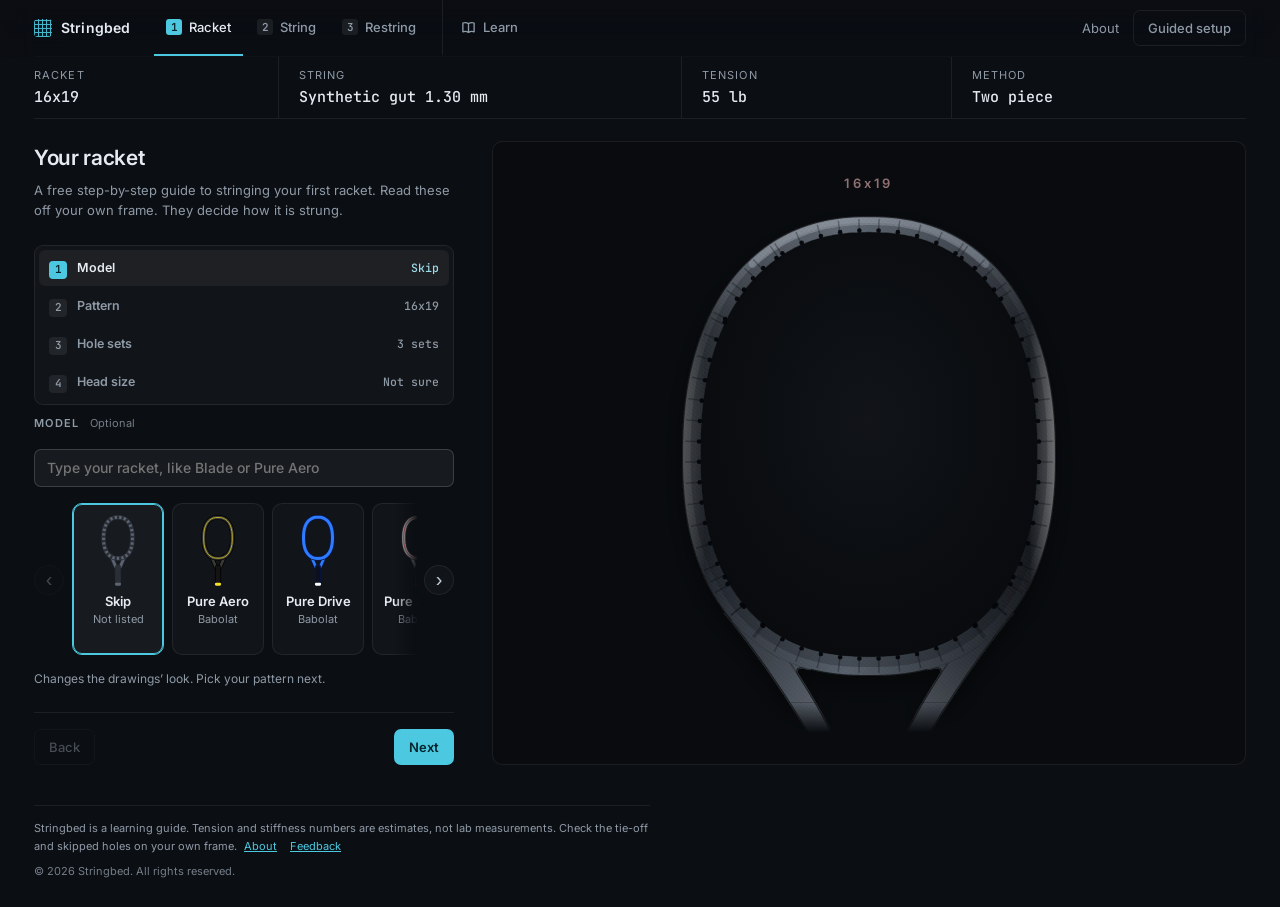
<file: index.html>
<!DOCTYPE html>
<html lang="en">
<head>
<meta charset="utf-8">
<meta name="viewport" content="width=device-width, initial-scale=1">
<title>Stringbed: learn to string a tennis racket</title>
<meta name="description" content="Learn to string a tennis racket step by step. Enter your string pattern, pick a string, then follow a guide drawn for your exact setup.">
<meta name="theme-color" content="#0b0e12">
<meta property="og:title" content="Stringbed: learn to string a tennis racket">
<meta property="og:description" content="A step by step stringing guide drawn for your racket, string and machine.">
<meta property="og:type" content="website">
<meta property="og:url" content="https://albertshi31.github.io/stringbed/">
<meta property="og:image" content="https://albertshi31.github.io/stringbed/og.png">
<meta property="og:image:width" content="1200">
<meta property="og:image:height" content="630">
<meta property="og:image:alt" content="Stringbed: string your first tennis racket. A fully strung 16x19 racket beside the title.">
<meta name="twitter:card" content="summary_large_image">
<meta name="twitter:title" content="Stringbed: learn to string a tennis racket">
<meta name="twitter:description" content="A step by step stringing guide drawn for your racket, string and machine.">
<meta name="twitter:image" content="https://albertshi31.github.io/stringbed/og.png">
<link rel="icon" href="data:image/svg+xml,%3Csvg xmlns='http://www.w3.org/2000/svg' viewBox='0 0 32 32'%3E%3Crect width='32' height='32' rx='7' fill='%23161b22'/%3E%3Cg stroke='%234cc9e0' stroke-width='2'%3E%3Cpath d='M9 6v20M16 6v20M23 6v20M6 9h20M6 16h20M6 23h20'/%3E%3C/g%3E%3C/svg%3E">
<link rel="preconnect" href="https://fonts.googleapis.com">
<link rel="preconnect" href="https://fonts.gstatic.com" crossorigin>
<link href="https://fonts.googleapis.com/css2?family=Inter:wght@400;500;600;700&family=JetBrains+Mono:wght@500;600&display=swap" rel="stylesheet">
<link rel="stylesheet" href="styles.css?v=127">
<link rel="stylesheet" href="tension.css?v=127">
</head>
<body>
<div class="app" id="app">

  <!-- ============================ CHROME ============================ -->
  <header class="top">
    <div class="brand">
      <span class="brand-mark" aria-hidden="true"></span>
      <span class="brand-name">Stringbed</span>
    </div>

    <nav class="tabs" id="tabs" role="tablist" aria-label="Sections">
      <button class="tab on" data-tab="racket" role="tab" id="tab-btn-racket"
        aria-controls="tab-racket" aria-selected="true"><b>1</b>Racket</button>
      <button class="tab" data-tab="string" role="tab" id="tab-btn-string"
        aria-controls="tab-string" aria-selected="false" tabindex="-1"><b>2</b>String</button>
      <button class="tab" data-tab="do" role="tab" id="tab-btn-do"
        aria-controls="tab-do" aria-selected="false" tabindex="-1"><b>3</b>Restring</button>
      <button class="tab tab-ref" data-tab="learn" role="tab" id="tab-btn-learn"
        aria-controls="tab-learn" aria-selected="false" tabindex="-1"><svg class="tab-ico" viewBox="0 0 16 16" aria-hidden="true" focusable="false"><path d="M2 3.2c1.9-.7 3.9-.6 6 .6v9.4c-2.1-1.2-4.1-1.3-6-.6zM14 3.2c-1.9-.7-3.9-.6-6 .6v9.4c2.1-1.2 4.1-1.3 6-.6z" fill="none" stroke="currentColor" stroke-width="1.4" stroke-linejoin="round"/></svg>Learn</button>
    </nav>

    <div class="top-actions">
      <a class="top-link" href="about.html">About</a>
      <button type="button" class="btn ghost" id="btnSetup">Guided setup</button>
    </div>
  </header>

  <!-- one read-only line: what is on the bench right now -->
  <div class="spec" id="specStrip" aria-label="Current job" tabindex="0"></div>

  <main>

    <!-- ============================ 1 · RACKET ============================ -->
    <section class="screen on" id="tab-racket" role="tabpanel" aria-labelledby="tab-btn-racket">
      <div class="layout">
        <div class="controls">
          <header class="screen-h">
            <h1>Your racket</h1>
            <p>A free step-by-step guide to stringing your first racket.
            Read these off your own frame. They decide how it is strung.</p>
          </header>

          <nav class="deck-nav" id="rDeckNav" role="tablist" aria-label="Racket"></nav>

          <section class="fieldset card rcard" hidden>
            <h2>Model <em class="opt">Optional</em></h2>
            <label class="mp-search"><span class="sr-only">Find your racket</span>
              <input type="search" id="modelSearch" placeholder="Type your racket, like Blade or Pure Aero"
                autocomplete="off" spellcheck="false" aria-controls="modelRow"></label>
            <div class="mp-wrap">
              <button type="button" class="mp-arrow prev" data-mp="-1" aria-label="Scroll back">&lsaquo;</button>
              <div class="mp-row" id="modelRow" role="group" aria-label="Racket models"></div>
              <button type="button" class="mp-arrow next" data-mp="1" aria-label="Scroll on">&rsaquo;</button>
            </div>
            <p class="mp-empty" id="modelEmpty" hidden>No match. Pick Skip, it only changes the colors.</p>
            <select id="selModel" hidden aria-hidden="true" tabindex="-1"></select>
            <p class="help">Changes the drawings&rsquo; look. Pick your pattern next.</p>
          </section>

          <section class="fieldset card rcard" hidden>
            <h2>String pattern</h2>
            <div class="seg grid3" id="patternSeg" role="radiogroup" aria-label="String pattern"></div>
            <p class="help">It's printed on the frame, usually inside the throat or on the shaft.</p>
          </section>

          <section class="fieldset card rcard" hidden>
            <h2>Hole sets at the throat</h2>
            <div class="seg sets-seg" id="setsSeg" role="radiogroup" aria-label="Hole sets at the throat"></div>
            <p class="help">Count the sets of main holes just above the throat.</p>
            <p class="help sets-rule"><b>3 sets:</b> the mains start at the throat. <b>4 sets:</b> they start at the head.</p>
            <button type="button" class="btn count-btn" data-goto="throat">
              <svg viewBox="0 0 16 16" width="15" height="15" aria-hidden="true"><path d="M2 12.5 L8 3.5 L14 12.5" fill="none"
                stroke="currentColor" stroke-width="1.8" stroke-linejoin="round"/><circle cx="5.2" cy="11" r="1.1" fill="currentColor"/>
                <circle cx="8" cy="11" r="1.1" fill="currentColor"/><circle cx="10.8" cy="11" r="1.1" fill="currentColor"/></svg>
              Show me how to count</button>
          </section>

          <section class="fieldset card rcard" hidden>
            <h2>Head size <em class="opt">Optional</em></h2>
            <label class="field head-field"><span class="sr-only">Head size</span>
              <select id="selHead"></select></label>
            <p class="help">Only the drawing and the string length follow it.</p>
          </section>

          <div class="deck-foot">
            <button type="button" class="btn ghost" id="rDeckPrev">Back</button>
            <button type="button" class="btn primary" id="rDeckNext">Next</button>
          </div>
        </div>

        <aside class="stage">
          <div class="stage-art" id="racketArt"></div>
        </aside>
      </div>
    </section>

    <!-- ============================ 2 · STRING ============================ -->
    <section class="screen" id="tab-string" role="tabpanel" aria-labelledby="tab-btn-string">
      <div class="layout">
        <div class="controls">
          <header class="screen-h">
            <h1>String and setup</h1>
          </header>

          <nav class="deck-nav" id="deckNav" role="tablist" aria-label="String setup"></nav>

          <section class="fieldset card" hidden>
            <h2>Kind of string</h2>
            <div class="plane">
              <h3 class="plane-h" id="kindMainH" hidden>Mains</h3>
              <div class="seg" id="kindSeg" role="radiogroup" aria-label="Kind of string"></div>
            </div>
            <div class="plane" id="kindCrossWrap" hidden>
              <h3 class="plane-h">Crosses</h3>
              <div class="seg" id="crossKindSeg" role="radiogroup"
                aria-label="Kind of string in the crosses"></div>
            </div>
            <p class="help" id="kindHelp"></p>
          </section>

          <section class="fieldset card" hidden>
            <h2>Thickness and tension</h2>
            <label class="field gauge-field"><span>Thickness</span><select id="selGauge"></select></label>
            <p class="ten-range" id="tenRange"></p>
            <div class="ten-grid">
              <label class="ten-cell"><span id="tMainLab">Mains and crosses</span>
                <span class="ten-box"><input id="tMain" type="number" inputmode="numeric" min="35" max="70"
                  step="1" value="55"><span class="unit">lb</span></span></label>
              <label class="ten-cell" id="tCrossWrap" hidden><span>Crosses</span>
                <span class="ten-box"><input id="tCross" type="number" inputmode="numeric" min="35" max="70"
                  step="1" value="55"><span class="unit">lb</span></span></label>
            </div>
            <label class="check"><input type="checkbox" id="linkTension" checked>
              <span>Mains and crosses have the same tension</span></label>
            <p class="help warn" id="tenWarn" role="status" hidden></p>
            <p class="ten-tip">Some people string the crosses 2 to 3 lb looser than the mains. Crosses are shorter
              than mains, so this evens out the stringbed and adds a little launch, comfort, and spin.</p>
          </section>

          <section class="fieldset card" hidden>
            <h2>Method and machine</h2>
            <div class="stack-fields">
              <div class="field"><span>Method</span>
                <div class="seg" id="methodSeg" role="radiogroup" aria-label="Method">
                  <button type="button" data-m="one" role="radio" aria-checked="false">One piece</button>
                  <button type="button" data-m="two" role="radio" aria-checked="true">Two piece</button>
                </div>
                <p class="help method-hint">Not sure? Two piece is the usual first job.</p>
              </div>
              <div class="field"><span>Machine</span>
                <div class="seg" id="machineSeg" role="radiogroup" aria-label="Machine"></div>
              </div>
            </div>
            <p class="help" id="setupHelp"></p>
          </section>

          <div class="deck-foot">
            <button type="button" class="btn ghost" id="deckPrev">Back</button>
            <button type="button" class="btn primary" id="deckNext">Next</button>
          </div>

        </div>

        <aside class="stage">
          <div class="art-wrap">
            <div class="stage-art" id="stringArt"></div>
            <div class="stage-tools">
              <button type="button" class="btn tiny" id="btnReplay">Replay</button>
              <details class="dl-menu">
                <summary class="btn tiny ghost">Download</summary>
                <div class="dl-pop">
                  <button type="button" class="btn tiny ghost" data-export="png">Image (PNG)</button>
                  <button type="button" class="btn tiny ghost" data-export="svg">Drawing (SVG)</button>
                </div>
              </details>
            </div>
            <span class="tool-msg" id="exportMsg" role="status" aria-live="polite"></span>
            <p class="art-hint" id="stringHint"></p>
          </div>
        </aside>
      </div>
    </section>

    <!-- ============================ 3 · STRING IT ============================ -->
    <section class="screen" id="tab-do" role="tabpanel" aria-labelledby="tab-btn-do">
      <div class="layout layout-do">
        <div class="controls">
          <header class="screen-h">
            <h1>Restring</h1>
            <p>Eight steps, in order. Tick each check as you go. Your place is saved.</p>
          </header>
          <aside class="primer" id="primer">
            <p><b>First time?</b> Read these in Learn before you start:</p>
            <div class="primer-links">
              <button type="button" class="linkbtn" data-goto="words">Words to know</button>
              <button type="button" class="linkbtn" data-goto="tension">Tension and clamping</button>
              <button type="button" class="linkbtn" data-goto="knot" data-knot="finish">The two knots</button>
            </div>
            <button type="button" class="btn tiny ghost primer-x" id="primerDone">Got it</button>
          </aside>
          <div class="prog">
            <div class="prog-top">
              <span id="progText"></span>
            </div>
            <ol class="rail" id="stepRail" aria-label="Jump to a step"></ol>
          </div>
          <ol class="steps" id="steps"></ol>
          <p class="finish-msg" id="finishMsg" role="status" aria-live="polite"></p>
          <p class="fineprint" id="jobNotice"></p>
        </div>

        <aside class="stage">
          <div class="art-wrap">
            <div class="do-cap">
              <span class="do-cap-n" id="doCapN"></span>
              <b id="doCapT"></b>
            </div>
            <div class="stage-art" id="doArt"></div>
            <p class="art-hint" id="doHint" hidden></p>
          </div>
          <div class="player" id="stepCtl">
            <div class="player-btns">
              <button type="button" class="btn ghost pl-btn" id="btnPrevString"
                aria-label="Previous string">&#8249;</button>
              <button type="button" class="btn primary pl-btn pl-play" id="btnPlayString"
                aria-label="Play string by string">&#9654;</button>
              <button type="button" class="btn ghost pl-btn" id="btnNextString"
                aria-label="Next string">&#8250;</button>
            </div>
            <div class="player-scrub">
              <input type="range" id="stringScrub" min="1" max="1" value="1" step="1"
                aria-label="Scrub through the strings">
              <div class="player-meta">
                <span class="mono" id="stringLabel"></span>
                <button type="button" class="linkish" id="btnReplayStep" aria-label="Replay animation">Replay animation</button>
              </div>
            </div>
          </div>
        </aside>
      </div>
    </section>

    <!-- ============================ 4 · LEARN ============================ -->
    <section class="screen" id="tab-learn" role="tabpanel" aria-labelledby="tab-btn-learn">
      <header class="screen-h">
        <button type="button" class="btn ghost back-step" id="backToStep" hidden></button>
        <h1>Learn</h1>
        <p>Background on the words, the machine and the knots. Nothing here changes your job.</p>
      </header>

      <nav class="subtabs" id="subtabs" role="tablist" aria-label="Learn sections">
        <button class="subtab on" data-sub="words" role="tab" aria-selected="true"
          id="sub-btn-words" aria-controls="sub-words">Words to know</button>
        <button class="subtab" data-sub="tension" role="tab" aria-selected="false" tabindex="-1"
          id="sub-btn-tension" aria-controls="sub-tension">Tension and clamping</button>
        <button class="subtab" data-sub="knots" role="tab" aria-selected="false" tabindex="-1"
          id="sub-btn-knots" aria-controls="sub-knots">The two knots</button>
        <button class="subtab" data-sub="machines" role="tab" aria-selected="false" tabindex="-1"
          id="sub-btn-machines" aria-controls="sub-machines">Choosing a machine</button>
      </nav>

      <div class="sub on" id="sub-words" role="tabpanel" aria-labelledby="sub-btn-words">
        <div class="gloss" id="glossary"></div>
      </div>

      <div class="sub" id="sub-tension" role="tabpanel" aria-labelledby="sub-btn-tension" hidden>
        <header class="tn-intro">
          <p class="lede-p">Every string follows the same cycle: <b>pull, clamp, release, next string</b>.
          Your machine decides <b>when</b> you clamp.</p>
          <ol class="tn-cycle" aria-hidden="true">
            <li><i>1</i>Pull</li>
            <li class="on"><i>2</i>Clamp</li>
            <li><i>3</i>Release</li>
            <li><i>4</i>Next string</li>
          </ol>
        </header>

        <div class="tn-main">
          <section class="tn-sec">
            <h3 class="tn-h">When to clamp <em>Set by your machine</em></h3>
            <ul class="tn-machines" id="ttMachines"></ul>
          </section>

          <section class="tn-sec">
            <h3 class="tn-h">Where to clamp <em>The same on every machine</em></h3>
            <figure class="clamp-fig tn-where">
              <div class="tn-dg tn-good">
                <p class="tn-verdict"><svg viewBox="0 0 20 20" aria-hidden="true"><path d="M4,10.5 l4,4 l8,-9"/></svg>Close to the frame</p>
                <svg class="tn-svg" viewBox="0 0 360 120" role="img"
                    aria-label="Close to the frame: the clamp is a few millimeters from the frame.">
                  <text x="237" y="13" class="tn-s" text-anchor="middle" fill="var(--muted)">frame</text>
                  <rect x="230" y="20" width="15" height="92" rx="3" fill="#3a4049"/>
                  <rect x="230" y="20" width="3" height="92" fill="#59616c"/>
                  <path d="M8,62 H348" stroke="#f2f0ea" stroke-width="3.2" stroke-linecap="round"/>
                  <path d="M339,55 l10,7 l-10,7" fill="none" stroke="var(--accent)" stroke-width="2"
                    stroke-linecap="round" stroke-linejoin="round"/>
                  <text x="350" y="46" class="tn-s" text-anchor="end" fill="var(--accent)">to tensioner</text>
                  <text x="224" y="40" class="tn-s" text-anchor="end" fill="var(--ink-2)">clamp</text>
                  <rect x="206" y="48" width="18" height="9" rx="2" fill="#9aa3b0" stroke="#05070a" stroke-width="1"/>
                  <rect x="206" y="67" width="18" height="9" rx="2" fill="#9aa3b0" stroke="#05070a" stroke-width="1"/>
                  <path d="M224,94 v-8 M229,94 v-8" stroke="var(--good)" stroke-width="1.4"/>
                  <path d="M196,90 H224" stroke="var(--good)" stroke-width="1" stroke-dasharray="2 2"/>
                  <text x="192" y="95" class="tn-s" text-anchor="end" fill="var(--good)">a few mm</text>
                </svg>
              </div>
              <div class="tn-dg tn-bad">
                <p class="tn-verdict"><svg viewBox="0 0 20 20" aria-hidden="true"><path d="M5,5 l10,10 M15,5 l-10,10"/></svg>Too far from the frame</p>
                <svg class="tn-svg" viewBox="0 0 360 120" role="img"
                    aria-label="Too far from the frame: the clamp is far from the frame, out in the stringbed.">
                  <text x="237" y="13" class="tn-s" text-anchor="middle" fill="var(--muted)">frame</text>
                  <rect x="230" y="20" width="15" height="92" rx="3" fill="#3a4049"/>
                  <rect x="230" y="20" width="3" height="92" fill="#59616c"/>
                  <path d="M8,62 H348" stroke="#f2f0ea" stroke-width="3.2" stroke-linecap="round"/>
                  <path d="M339,55 l10,7 l-10,7" fill="none" stroke="var(--accent)" stroke-width="2"
                    stroke-linecap="round" stroke-linejoin="round"/>
                  <text x="350" y="46" class="tn-s" text-anchor="end" fill="var(--accent)">to tensioner</text>
                  <text x="38" y="40" class="tn-s" text-anchor="middle" fill="var(--ink-2)">clamp</text>
                  <rect x="29" y="48" width="18" height="9" rx="2" fill="#9aa3b0" stroke="#05070a" stroke-width="1"/>
                  <rect x="29" y="67" width="18" height="9" rx="2" fill="#9aa3b0" stroke="#05070a" stroke-width="1"/>
                  <path d="M48,100 H229" stroke="var(--warn)" stroke-width="1.4" stroke-dasharray="4 3"/>
                  <path d="M48,95 v10 M229,95 v10" stroke="var(--warn)" stroke-width="1.4"/>
                  <text x="138" y="90" class="tn-s" text-anchor="middle" fill="var(--warn)">lots of free string</text>
                </svg>
              </div>
            </figure>
          </section>
        </div>

        <div class="tn-tips">
          <section class="tn-sec">
            <h3 class="tn-h">Clamping</h3>
            <dl class="tn-list">
              <div><dt>Fixed clamps or flying clamps</dt><dd>Fixed clamps are mounted on the machine and hold
                steady. Flying clamps float on the stringbed and grip against the next string, so they lose a
                little more tension.</dd></div>
              <div><dt>Do not overtighten the mount</dt><dd>The supports should be snug, not cranked down.
                Too much pressure can bend the hoop or even crack the frame.</dd></div>
            </dl>
          </section>

          <section class="tn-sec">
            <h3 class="tn-h">After you string</h3>
            <dl class="tn-list">
              <div><dt>Tension drops, and that is normal</dt><dd>Strings lose tension from the moment they are
                strung. About 10 to 15% in the first day is normal, and it keeps dropping more slowly after
                that. Polyester drops the fastest.</dd></div>
              <div><dt>Pre-stretching</dt><dd>Pulling the string before you string it takes out some of its
                early stretch, so the stringbed holds its tension a little better. It is optional. Check the
                string maker&rsquo;s advice first.</dd></div>
              <div><dt>Comparing two rackets</dt><dd>Use a stringbed tension tester, not the number you set
                on the machine. Different machines give different results from the same setting.</dd></div>
            </dl>
          </section>
        </div>
      </div>

      <div class="sub" id="sub-knots" role="tabpanel" aria-labelledby="sub-btn-knots" hidden>
        <div class="knot-page">
          <p class="lede-p">A string job uses <b>two different knots</b>. One <b>starts</b> a run, the
          other <b>finishes</b> one.</p>

          <div class="knot-pick" id="knotPicker" role="tablist" aria-label="Which knot">
            <button type="button" class="knot-tab on" role="tab" id="ktab-finish"
              aria-controls="kpanel-finish" aria-selected="true" data-knot="finish">
              <b>Finishing tie-off</b><em>Ends a tensioned string</em></button>
            <button type="button" class="knot-tab" role="tab" id="ktab-start" tabindex="-1"
              aria-controls="kpanel-start" aria-selected="false" data-knot="start">
              <b>Starting knot</b><em>Starts two-piece crosses</em></button>
          </div>

          <section class="knot-panel" id="kpanel-finish" role="tabpanel" aria-labelledby="ktab-finish"
            tabindex="0">
            <header class="knot-head">
              <h2>Finishing tie-off</h2>
              <p class="lede-p">Use this knot after the final string has been tensioned.</p>
            </header>
            <div class="knot-layout">
              <div class="knot-figure"><div class="knot-mount" id="knotMount"></div></div>
              <div class="knot-aside">
                <p class="warn"><b>Check:</b> the finished knot sits on the
                <b>stringbed side</b>, snug against the grommet. Trim the end to about 4&nbsp;mm.</p>
                <details class="why">
                  <summary>More detail</summary>
                  <p>The knot is called a <b>double half hitch</b>. Zoom in on the diagram to see which
                  strand goes over and which goes under.</p>
                  <p>There are fancier tie-offs, like the Parnell, the Pro knot and the Wilson knot, and
                  they all have their fans. Learn this one first. It holds, it is small, and it works on
                  almost every frame.</p>
                  <p>It does not matter which way you start. You can bring the loose end up the near side
                  and then pass it under the anchor string, or go under first and come back over. Either
                  way it forms the same loop, and the end tucks back through it. That is one half hitch.
                  Do it twice, the same way both times, and you have a double half hitch. The only
                  difference is whether it turns left or right.</p>
                  <p>This is a <b>finishing</b> knot. It holds a string that is already at tension. It is
                  not the <a href="#kpanel-start" data-knot="start">starting knot</a>, which gets pulled
                  on hard and needs more bulk.</p>
                </details>
              </div>
            </div>
          </section>

          <section class="knot-panel" id="kpanel-start" role="tabpanel" aria-labelledby="ktab-start"
            tabindex="0" hidden>
            <header class="knot-head">
              <h2>Starting knot</h2>
              <p class="lede-p">Use this knot to anchor the first cross in a two-piece string job.</p>
            </header>
            <p class="note" id="knotStartNA" hidden>Your current job is <b>one piece</b>, so it does not need a
            starting knot. The string runs straight on from the mains into the crosses. This lesson is
            here if you want to learn it anyway.</p>
            <div class="knot-layout">
              <div class="knot-figure"><div class="sk-mount" id="startKnotMount"></div></div>
              <div class="knot-aside">
                <details class="why">
                  <summary>More detail</summary>
                  <h4>Where the knot is tied</h4>
                  <p>In the frame's marked <b>starting hole</b>, next to the first cross. A <b>tensioned
                  main</b> already runs through it. Feed the cross string through the same hole, beside that
                  main, and tie the knot <b>around the main</b>, on the stringbed side, snug against the grommet. It is the
                  same setup as a finishing tie-off. Only the bulk is different.</p>
                  <p>From there the string runs along the outside of the frame to the next hole, the
                  <b>first cross hole</b>, and into the stringbed as the first cross.</p>
                  <p>Bulk is the difference between this knot and the finishing tie-off. Both sit on the
                  stringbed side, snug against the grommet, but this one gets pulled on straight away, so it has to be fat enough not to
                  slip through the hole.</p>
                  <h4>A variation you may see</h4>
                  <p>As you pull the tail through, a third loop opens up. That is the big loop closing
                  down. Some stringers feed the tail through that one as well before pulling it tight, which
                  adds more bulk. Both versions hold. The extra pass is worth knowing if your knot keeps
                  slipping.</p>
                  <p class="note">The frame itself shows which holes to use. This app does not decide
                  that, and the positions in the diagrams are only examples. Check them against your racket
                  or the maker's stringing pattern.</p>
                </details>
              </div>
            </div>
          </section>
        </div>
      </div>

      <div class="sub" id="sub-machines" role="tabpanel" aria-labelledby="sub-btn-machines" hidden>
        <p class="lede">The main difference between machines is <b>how they hold tension after a pull</b>.
        Choose based on speed, consistency, and how much skill each one needs.</p>
        <div id="machineMount"></div>
      </div>
    </section>
  </main>

  <footer class="foot">
    <span>Stringbed is a learning guide. Tension and stiffness numbers are estimates, not lab
    measurements. Check the tie-off and skipped holes on your own frame.</span>
    <span class="foot-links"><a href="about.html">About</a>
    <a href="feedback.html">Feedback</a></span>
    <span class="foot-copy">&copy; 2026 Stringbed. All rights reserved.</span>
  </footer>

  <!-- guided setup: opened from the header, never on arrival -->
  <div class="modal" id="wizardCard">
    <div class="modal-back" data-wz-close></div>
    <div class="modal-card" role="dialog" aria-modal="true" aria-label="Guided setup" tabindex="-1">
      <button class="modal-x" type="button" data-wz-close aria-label="Close">&times;</button>
      <div class="wizard" id="wizard"></div>
    </div>
  </div>

  <div class="modal" id="throatModal"></div>
</div>

<script src="js/fmt.js?v=127"></script>
<script src="js/models.js?v=127"></script>
<script src="js/frame.js?v=127"></script>
<script src="js/strings.js?v=127"></script>
<script src="js/geometry.js?v=127"></script>
<script src="js/racketSvg.js?v=127"></script>
<script src="js/steps.js?v=127"></script>
<script src="js/throat.js?v=127"></script>
<script src="js/knot.js?v=127"></script>
<script src="js/startKnot.js?v=127"></script>
<script src="js/machines.js?v=127"></script>
<script src="js/job.js?v=127"></script>
<script src="js/wizard.js?v=127"></script>
<script src="js/holes.js?v=127"></script>
<script src="js/weaveQuiz.js?v=127"></script>
<script src="js/confirm.js?v=127"></script>
<script src="js/app.js?v=127"></script>
</body>
</html>
</file>
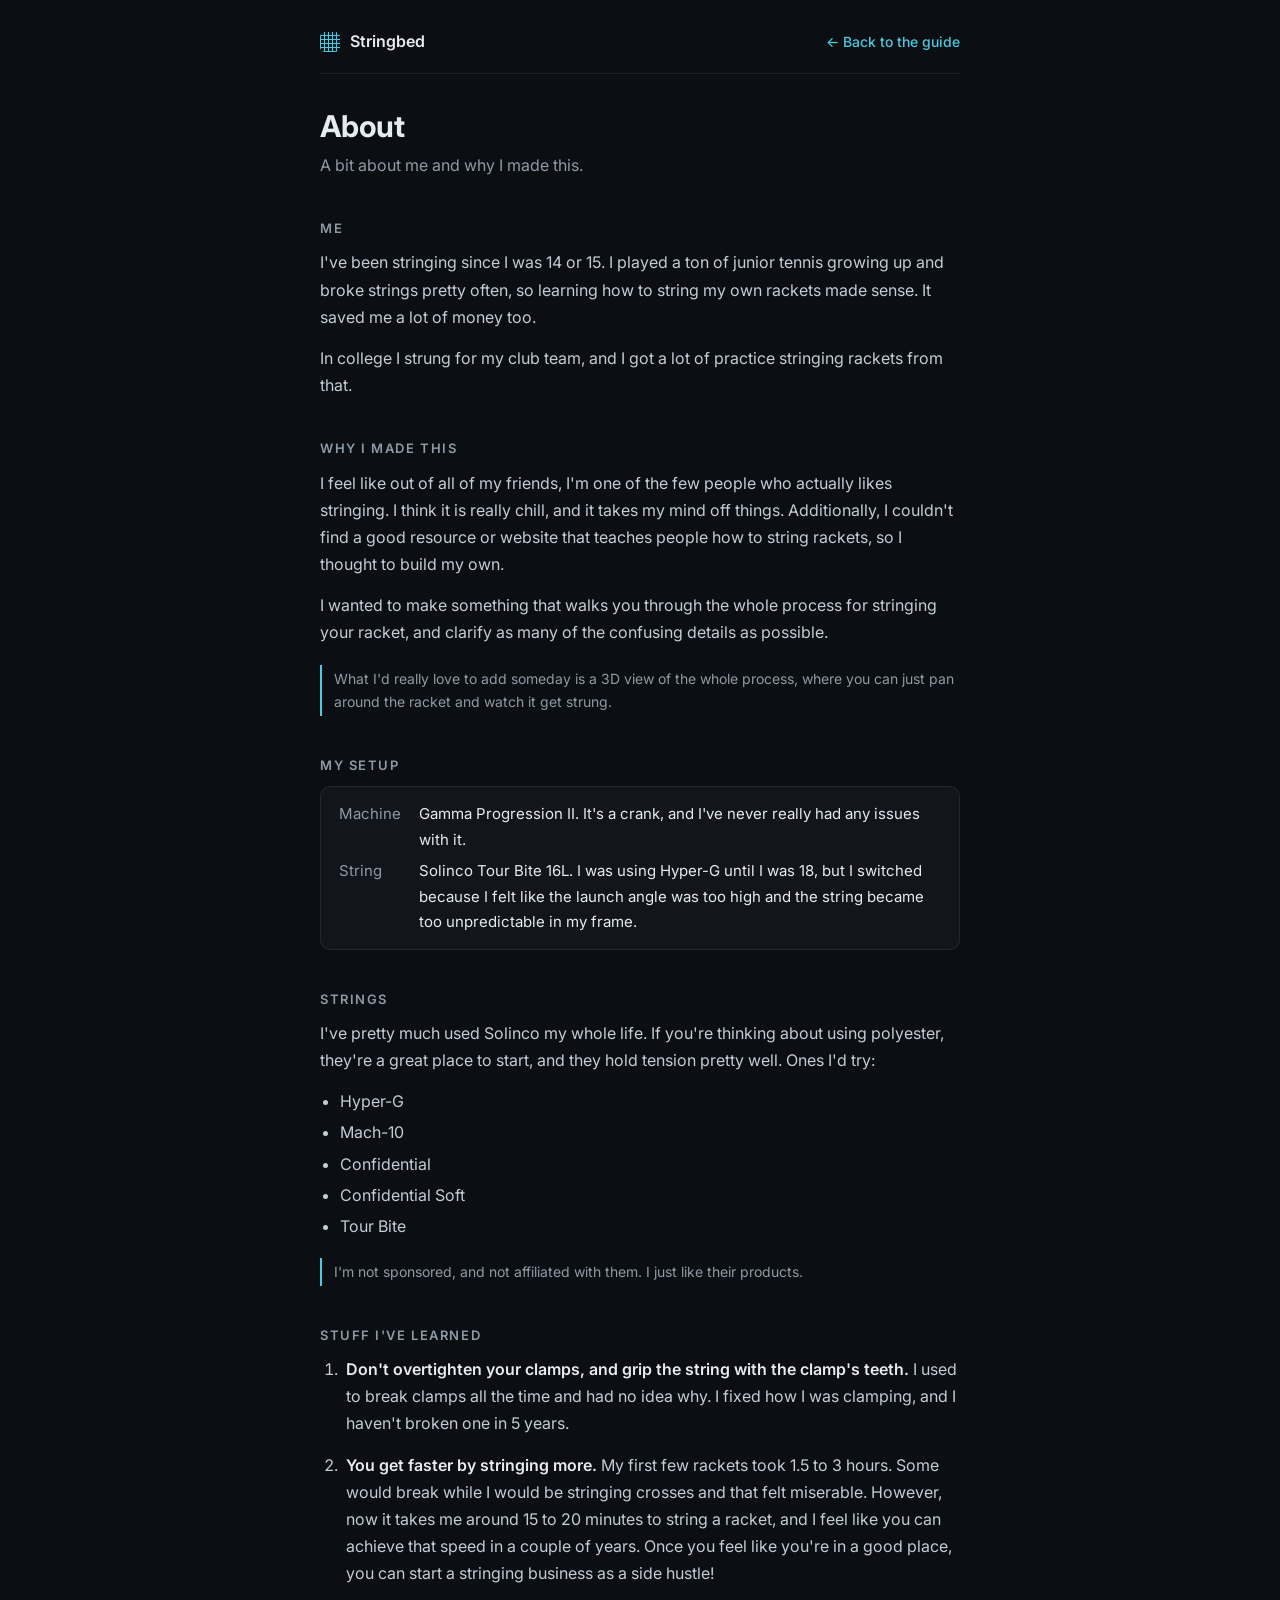
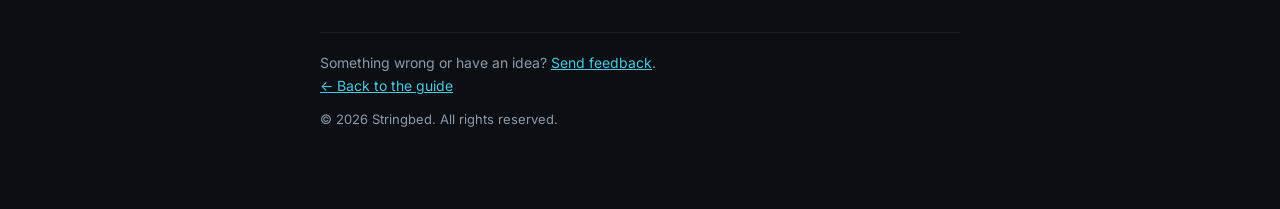
<file: about.html>
<!DOCTYPE html>
<html lang="en">
<head>
<meta charset="utf-8">
<meta name="viewport" content="width=device-width, initial-scale=1">
<title>About Stringbed</title>
<meta name="description" content="Why Stringbed exists, the setup I string with, and what I have learned from stringing since I was 14.">
<meta name="theme-color" content="#0b0e12">
<meta property="og:title" content="About Stringbed">
<meta property="og:description" content="Why Stringbed exists, the setup I string with, and what I have learned from stringing since I was 14.">
<meta property="og:type" content="website">
<meta property="og:url" content="https://albertshi31.github.io/stringbed/about.html">
<meta property="og:image" content="https://albertshi31.github.io/stringbed/og.png">
<meta property="og:image:width" content="1200">
<meta property="og:image:height" content="630">
<meta property="og:image:alt" content="Stringbed: string your first tennis racket. A fully strung 16x19 racket beside the title.">
<meta name="twitter:card" content="summary_large_image">
<meta name="twitter:title" content="About Stringbed">
<meta name="twitter:description" content="Why Stringbed exists, the setup I string with, and what I have learned from stringing since I was 14.">
<meta name="twitter:image" content="https://albertshi31.github.io/stringbed/og.png">
<link rel="icon" href="data:image/svg+xml,%3Csvg xmlns='http://www.w3.org/2000/svg' viewBox='0 0 32 32'%3E%3Crect width='32' height='32' rx='7' fill='%23161b22'/%3E%3Cg stroke='%234cc9e0' stroke-width='2'%3E%3Cpath d='M9 6v20M16 6v20M23 6v20M6 9h20M6 16h20M6 23h20'/%3E%3C/g%3E%3C/svg%3E">
<link rel="preconnect" href="https://fonts.googleapis.com">
<link rel="preconnect" href="https://fonts.gstatic.com" crossorigin>
<link href="https://fonts.googleapis.com/css2?family=Inter:wght@400;500;600;700&display=swap" rel="stylesheet">
<style>
  :root{--bg:#0b0e12;--panel:#12161c;--line:rgba(255,255,255,.075);--ink:#e6ebf2;--ink-2:#c3ccd7;--muted:#8f9aa7;--accent:#4cc9e0}
  *{box-sizing:border-box}
  html,body{margin:0;padding:0}
  body{background:var(--bg);color:var(--ink);font:400 16px/1.7 Inter,-apple-system,BlinkMacSystemFont,'Segoe UI',Helvetica,Arial,sans-serif;-webkit-font-smoothing:antialiased}
  .wrap{max-width:680px;margin:0 auto;padding:28px 20px 64px}
  .top{display:flex;align-items:center;justify-content:space-between;gap:12px;padding-bottom:18px;border-bottom:1px solid var(--line)}
  .brand{display:flex;align-items:center;gap:10px;color:var(--ink);text-decoration:none;font-weight:600}
  .mark{width:20px;height:20px;border-radius:5px;background:repeating-linear-gradient(90deg,var(--accent) 0 1px,transparent 1px 4px),repeating-linear-gradient(0deg,var(--accent) 0 1px,transparent 1px 4px),#161b22}
  .back{color:var(--accent);text-decoration:none;font-size:14px;font-weight:500}
  .back:hover{text-decoration:underline}
  h1{font-size:30px;line-height:1.2;letter-spacing:-.02em;margin:34px 0 8px}
  .lede{color:var(--muted);margin:0 0 8px}
  h2{font-size:13px;letter-spacing:.12em;text-transform:uppercase;color:var(--muted);font-weight:600;margin:38px 0 10px}
  p{margin:0 0 14px;color:var(--ink-2)}
  b{color:var(--ink);font-weight:600}
  .setup{display:grid;grid-template-columns:auto 1fr;gap:6px 18px;background:var(--panel);border:1px solid var(--line);
    border-radius:10px;padding:14px 18px;margin:6px 0 16px;font-size:15px}
  .setup dt{color:var(--muted)}
  .setup dd{margin:0;color:var(--ink)}
  ul.strings{margin:0 0 14px;padding-left:20px;color:var(--ink-2)}
  ul.strings li{margin-bottom:4px}
  ol.tips{margin:0;padding-left:22px;color:var(--ink-2)}
  ol.tips li{margin-bottom:14px;padding-left:4px}
  .note{font-size:14px;color:var(--muted);border-left:2px solid var(--accent);padding:2px 0 2px 12px;margin:18px 0}
  a{color:var(--accent)}
  .foot .copy{display:inline-block;margin-top:10px;font-size:13px}
  .foot{margin-top:44px;padding-top:18px;border-top:1px solid var(--line);font-size:14px;color:var(--muted)}
  @media(max-width:480px){h1{font-size:26px}.setup{grid-template-columns:1fr;gap:2px}.setup dd{margin-bottom:8px}}
</style>
</head>
<body>
<div class="wrap">
  <header class="top">
    <a class="brand" href="./"><span class="mark" aria-hidden="true"></span>Stringbed</a>
    <a class="back" href="./">&larr; Back to the guide</a>
  </header>

  <h1>About</h1>
  <p class="lede">A bit about me and why I made this.</p>

  <h2>Me</h2>
  <p>I've been stringing since I was 14 or 15. I played a ton of junior tennis growing up and broke strings
    pretty often, so learning how to string my own rackets made sense. It saved me a lot of money too.</p>
  <p>In college I strung for my club team, and I got a lot of practice stringing rackets from that.</p>

  <h2>Why I made this</h2>
  <p>I feel like out of all of my friends, I'm one of the few people who actually likes stringing. I think it
    is really chill, and it takes my mind off things. Additionally, I couldn't find a good resource or website
    that teaches people how to string rackets, so I thought to build my own.</p>
  <p>I wanted to make something that walks you through the whole process for stringing your racket, and
    clarify as many of the confusing details as possible.</p>
  <p class="note">What I'd really love to add someday is a 3D view of the whole process, where you can just pan
    around the racket and watch it get strung.</p>

  <h2>My setup</h2>
  <dl class="setup">
    <dt>Machine</dt><dd>Gamma Progression II. It's a crank, and I've never really had any issues with it.</dd>
    <dt>String</dt><dd>Solinco Tour Bite 16L. I was using Hyper-G until I was 18, but I switched because I felt
      like the launch angle was too high and the string became too unpredictable in my frame.</dd>
  </dl>

  <h2>Strings</h2>
  <p>I've pretty much used Solinco my whole life. If you're thinking about using polyester, they're a great
    place to start, and they hold tension pretty well. Ones I'd try:</p>
  <ul class="strings">
    <li>Hyper-G</li>
    <li>Mach-10</li>
    <li>Confidential</li>
    <li>Confidential Soft</li>
    <li>Tour Bite</li>
  </ul>
  <p class="note">I'm not sponsored, and not affiliated with them. I just like their products.</p>

  <h2>Stuff I've learned</h2>
  <ol class="tips">
    <li><b>Don't overtighten your clamps, and grip the string with the clamp's teeth.</b> I used to break clamps all the
      time and had no idea why. I fixed how I was clamping, and I haven't broken one in 5 years.</li>
    <li><b>You get faster by stringing more.</b> My first few rackets took 1.5 to 3 hours. Some would break
      while I would be stringing crosses and that felt miserable. However, now it takes me around 15 to 20
      minutes to string a racket, and I feel like you can achieve that speed in a couple of years. Once you
      feel like you're in a good place, you can start a stringing business as a side hustle!</li>
  </ol>

  <p class="foot">Something wrong or have an idea?
    <a href="feedback.html">Send feedback</a>.
    <br><a href="./">&larr; Back to the guide</a>
    <br><span class="copy">&copy; 2026 Stringbed. All rights reserved.</span></p>
</div>
</body>
</html>
</file>
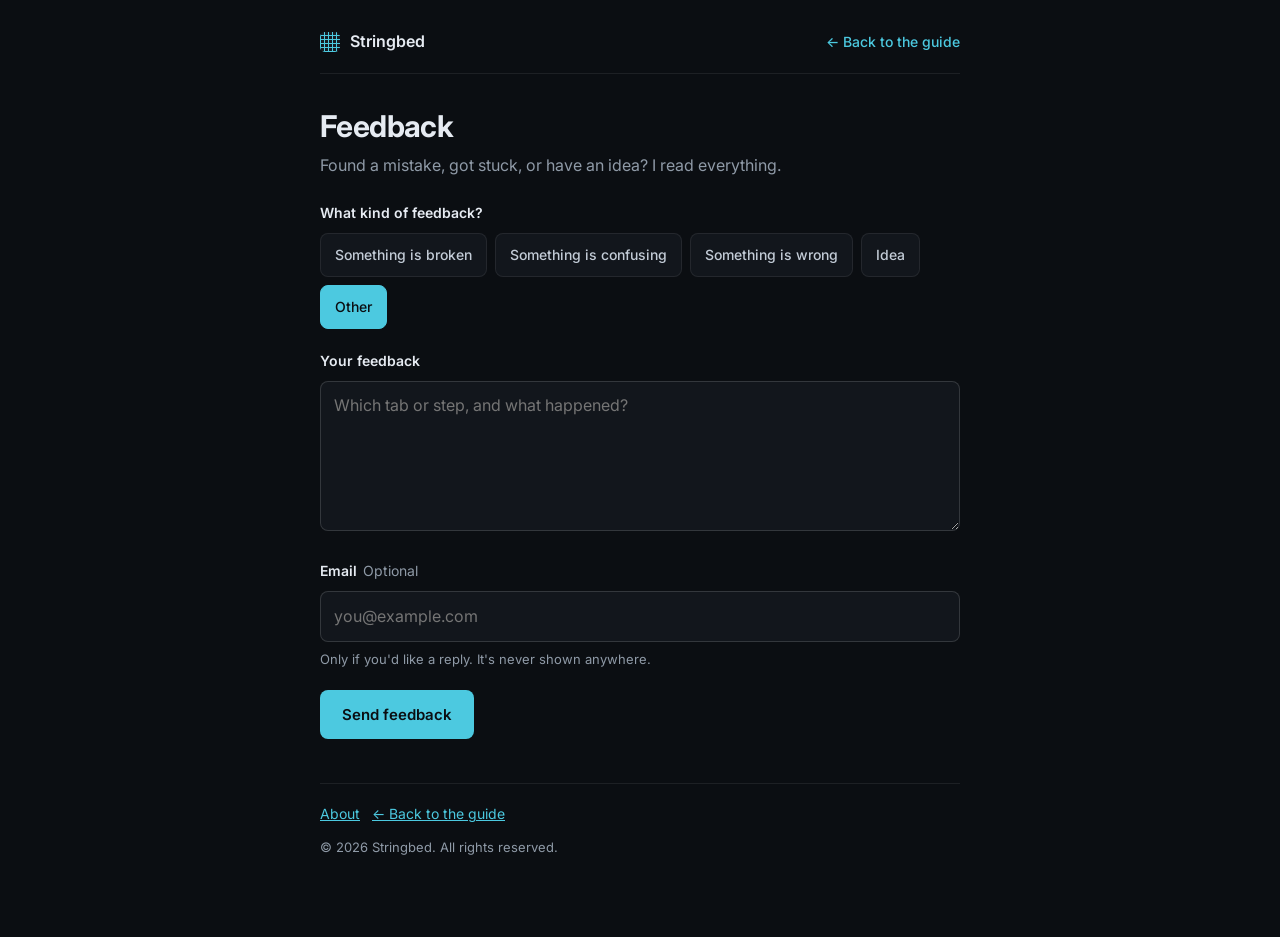
<file: feedback.html>
<!DOCTYPE html>
<html lang="en">
<head>
<meta charset="utf-8">
<meta name="viewport" content="width=device-width, initial-scale=1">
<title>Stringbed Feedback</title>
<meta name="description" content="Send feedback about Stringbed: bugs, confusing steps or ideas.">
<meta name="theme-color" content="#0b0e12">
<meta property="og:title" content="Stringbed Feedback">
<meta property="og:description" content="Send feedback about Stringbed: bugs, confusing steps or ideas.">
<meta property="og:type" content="website">
<meta property="og:url" content="https://albertshi31.github.io/stringbed/feedback.html">
<meta property="og:image" content="https://albertshi31.github.io/stringbed/og.png">
<meta property="og:image:width" content="1200">
<meta property="og:image:height" content="630">
<meta property="og:image:alt" content="Stringbed: string your first tennis racket. A fully strung 16x19 racket beside the title.">
<meta name="twitter:card" content="summary_large_image">
<meta name="twitter:title" content="Stringbed Feedback">
<meta name="twitter:description" content="Send feedback about Stringbed: bugs, confusing steps or ideas.">
<meta name="twitter:image" content="https://albertshi31.github.io/stringbed/og.png">
<link rel="icon" href="data:image/svg+xml,%3Csvg xmlns='http://www.w3.org/2000/svg' viewBox='0 0 32 32'%3E%3Crect width='32' height='32' rx='7' fill='%23161b22'/%3E%3Cg stroke='%234cc9e0' stroke-width='2'%3E%3Cpath d='M9 6v20M16 6v20M23 6v20M6 9h20M6 16h20M6 23h20'/%3E%3C/g%3E%3C/svg%3E">
<link rel="preconnect" href="https://fonts.googleapis.com">
<link rel="preconnect" href="https://fonts.gstatic.com" crossorigin>
<link href="https://fonts.googleapis.com/css2?family=Inter:wght@400;500;600;700&display=swap" rel="stylesheet">
<style>
  :root{--bg:#0b0e12;--panel:#12161c;--line:rgba(255,255,255,.075);--ink:#e6ebf2;--ink-2:#c3ccd7;--muted:#8f9aa7;--accent:#4cc9e0}
  *{box-sizing:border-box}
  html,body{margin:0;padding:0}
  body{background:var(--bg);color:var(--ink);font:400 16px/1.7 Inter,-apple-system,BlinkMacSystemFont,'Segoe UI',Helvetica,Arial,sans-serif;-webkit-font-smoothing:antialiased}
  .wrap{max-width:680px;margin:0 auto;padding:28px 20px 64px}
  .top{display:flex;align-items:center;justify-content:space-between;gap:12px;padding-bottom:18px;border-bottom:1px solid var(--line)}
  .brand{display:flex;align-items:center;gap:10px;color:var(--ink);text-decoration:none;font-weight:600}
  .mark{width:20px;height:20px;border-radius:5px;background:repeating-linear-gradient(90deg,var(--accent) 0 1px,transparent 1px 4px),repeating-linear-gradient(0deg,var(--accent) 0 1px,transparent 1px 4px),#161b22}
  .back{color:var(--accent);text-decoration:none;font-size:14px;font-weight:500}
  .back:hover{text-decoration:underline}
  h1{font-size:30px;line-height:1.2;letter-spacing:-.02em;margin:34px 0 8px}
  .lede{color:var(--muted);margin:0 0 8px}
  h2{font-size:13px;letter-spacing:.12em;text-transform:uppercase;color:var(--muted);font-weight:600;margin:38px 0 10px}
  p{margin:0 0 14px;color:var(--ink-2)}
  b{color:var(--ink);font-weight:600}
  .setup{display:grid;grid-template-columns:auto 1fr;gap:6px 18px;background:var(--panel);border:1px solid var(--line);
    border-radius:10px;padding:14px 18px;margin:6px 0 16px;font-size:15px}
  .setup dt{color:var(--muted)}
  .setup dd{margin:0;color:var(--ink)}
  ul.strings{margin:0 0 14px;padding-left:20px;color:var(--ink-2)}
  ul.strings li{margin-bottom:4px}
  ol.tips{margin:0;padding-left:22px;color:var(--ink-2)}
  ol.tips li{margin-bottom:14px;padding-left:4px}
  .note{font-size:14px;color:var(--muted);border-left:2px solid var(--accent);padding:2px 0 2px 12px;margin:18px 0}
  a{color:var(--accent)}
  .foot .copy{display:inline-block;margin-top:10px;font-size:13px}
  .foot{margin-top:44px;padding-top:18px;border-top:1px solid var(--line);font-size:14px;color:var(--muted)}
  @media(max-width:480px){h1{font-size:26px}.setup{grid-template-columns:1fr;gap:2px}.setup dd{margin-bottom:8px}}

  form{margin-top:22px}
  .field{margin:0 0 20px}
  label,.legend{display:block;font-size:14px;font-weight:600;color:var(--ink);margin:0 0 8px}
  .opt{font-weight:400;color:var(--muted);margin-left:6px}
  .kinds{display:flex;flex-wrap:wrap;gap:8px;border:0;padding:0;margin:0}
  .kinds input{position:absolute;opacity:0;pointer-events:none}
  .kinds label{margin:0;font-weight:500;font-size:14px;color:var(--ink-2);background:var(--panel);border:1px solid var(--line);
    border-radius:8px;padding:9px 14px;cursor:pointer;min-height:40px;display:flex;align-items:center}
  .kinds input:checked+label{background:var(--accent);border-color:var(--accent);color:#0b0e12}
  .kinds input:focus-visible+label{outline:2px solid var(--accent);outline-offset:2px}
  input[type=text],input[type=email],textarea{width:100%;font:inherit;font-size:16px;color:var(--ink);background:var(--panel);
    border:1px solid rgba(255,255,255,.14);border-radius:8px;padding:11px 13px}
  textarea{min-height:150px;resize:vertical;line-height:1.5}
  input:focus,textarea:focus{outline:none;border-color:var(--accent)}
  .hint{font-size:13px;color:var(--muted);margin:6px 0 0}
  .hp{position:absolute;left:-9999px;width:1px;height:1px;overflow:hidden}
  button{font:inherit;font-weight:600;font-size:15px;background:var(--accent);color:#0b0e12;border:0;border-radius:8px;
    padding:12px 22px;cursor:pointer;min-height:44px}
  button[disabled]{opacity:.6;cursor:default}
  .status{margin:14px 0 0;font-size:15px}
  .status.err{color:#ff8a80}
  .done{background:var(--panel);border:1px solid var(--line);border-radius:10px;padding:22px 20px;margin-top:22px}
  .done h2{margin:0 0 8px;color:var(--ink);font-size:18px;letter-spacing:0;text-transform:none}
  .done p{margin:0}
</style>
</head>
<body>
<div class="wrap">
  <header class="top">
    <a class="brand" href="./"><span class="mark" aria-hidden="true"></span>Stringbed</a>
    <a class="back" href="./">&larr; Back to the guide</a>
  </header>

  <h1>Feedback</h1>
  <p class="lede">Found a mistake, got stuck, or have an idea? I read everything.</p>

  <form id="fb" novalidate>
    <div class="field">
      <span class="legend" id="kindLabel">What kind of feedback?</span>
      <div class="kinds" role="radiogroup" aria-labelledby="kindLabel">
        <input type="radio" name="kind" id="k-bug" value="Something is broken"><label for="k-bug">Something is broken</label>
        <input type="radio" name="kind" id="k-conf" value="Something is confusing"><label for="k-conf">Something is confusing</label>
        <input type="radio" name="kind" id="k-wrong" value="Something is wrong"><label for="k-wrong">Something is wrong</label>
        <input type="radio" name="kind" id="k-idea" value="Idea"><label for="k-idea">Idea</label>
        <input type="radio" name="kind" id="k-other" value="Other" checked><label for="k-other">Other</label>
      </div>
    </div>

    <div class="field">
      <label for="msg">Your feedback</label>
      <textarea id="msg" name="message" required maxlength="5000"
        placeholder="Which tab or step, and what happened?"></textarea>
    </div>

    <div class="field">
      <label for="email">Email<span class="opt">Optional</span></label>
      <input type="email" id="email" name="email" autocomplete="email" placeholder="you@example.com">
      <p class="hint">Only if you'd like a reply. It's never shown anywhere.</p>
    </div>

    <div class="hp" aria-hidden="true"><label for="hp">Leave this empty</label>
      <input type="text" id="hp" name="_gotcha" tabindex="-1" autocomplete="off"></div>

    <button type="submit" id="send">Send feedback</button>
    <p class="status" id="status" role="status" aria-live="polite"></p>
  </form>

  <div class="done" id="done" hidden>
    <h2>Thanks, got it.</h2>
    <p>Your feedback was sent. <a href="./">Back to the guide</a></p>
  </div>

  <p class="foot"><a href="about.html">About</a> &nbsp; <a href="./">&larr; Back to the guide</a>
    <br><span class="copy">&copy; 2026 Stringbed. All rights reserved.</span></p>
</div>
<script>
// Google Apps Script web app that appends each message to a private Google Sheet (tools/feedback-sheet.gs).
const ENDPOINT = 'https://script.google.com/macros/s/AKfycbxW5MG3a9CfQsn473Q2V58eYF8qCvXeEpESBsvjL0rDW1sHd0-wBtLyUxpXAQxz4wa6ww/exec';

const form = document.getElementById('fb');
const status = document.getElementById('status');
const send = document.getElementById('send');
const ref = new URLSearchParams(location.search).get('from') || document.referrer || '';

form.addEventListener('submit', async e => {
  e.preventDefault();
  status.className = 'status';
  const msg = form.message.value.trim();
  if (!msg) { status.textContent = 'Write a little feedback first.'; status.className = 'status err'; form.message.focus(); return; }
  const email = form.email.value.trim();
  if (email && !form.email.checkValidity()) { status.textContent = 'That email doesn\'t look right. You can also leave it blank.'; status.className = 'status err'; form.email.focus(); return; }
  if (form._gotcha.value) return;
  send.disabled = true; status.textContent = 'Sending...';
  const data = {
    kind: form.kind.value,
    message: msg,
    email: email || '(none)',
    page: ref,
    screen: innerWidth + 'x' + innerHeight,
    _gotcha: ''
  };
  try {
    // text/plain and no-cors avoid a CORS preflight, which Apps Script can't answer.
    // The reply is unreadable in this mode, so only a network failure counts as an error.
    await fetch(ENDPOINT, { method: 'POST', mode: 'no-cors', headers: { 'Content-Type': 'text/plain;charset=utf-8' }, body: JSON.stringify(data) });
    form.hidden = true;
    document.getElementById('done').hidden = false;
  } catch (err) {
    send.disabled = false;
    status.textContent = 'It didn\'t send. Check your connection and try again.';
    status.className = 'status err';
  }
});
</script>
</body>
</html>
</file>
<file: styles.css>
/* Stringbed — the presentation layer.
 *
 * One instrument panel: a dark, low-contrast ground, hairline dividers, and a
 * SINGLE accent used only for the thing you are meant to act on. Every frame in
 * the catalogue used to drive the chrome's colour, which meant each screen
 * shouted at a different volume and nothing on it could be emphasised. The
 * racket's own paint now lives only inside the drawing, where it belongs.
 *
 * Numbers are set in mono so they line up column to column and so a figure is
 * never mistaken for prose. There are no gradients, glows or emoji.
 */

:root{
  /* ground */
  --bg:#0b0e12;
  /* Surfaces are see-through washes over the ground, not solid blocks, so a
     racket's tint runs through every card instead of stopping at its edge.
     Over the plain ground they come out at the same shades as before. */
  --panel:rgba(255,255,255,.028);
  --panel-2:rgba(255,255,255,.05);
  --well:rgba(0,0,0,.16);
  /* for the few things that float over other content and must hide it */
  --panel-solid:#12161c;
  --panel-2-solid:#161b22;
  --line:rgba(255,255,255,.075);
  --line-2:rgba(255,255,255,.16);

  /* ink */
  --ink:#e6ebf2;
  --ink-2:#c3ccd7;
  --muted:#8f9aa7;

  /* the one accent */
  --accent:#4cc9e0;
  --accent-2:#9fdcea;
  --on-accent:#04252d;
  /* a picked racket tints the page; none leaves it plain */
  --bg-tint:transparent; --bg-tint-2:transparent;
  --tint-layers:radial-gradient(130vmax 80vmax at 85% -15%, color-mix(in srgb, var(--bg-tint) 100%, transparent) 0%, color-mix(in srgb, var(--bg-tint) 92%, transparent) 12%, color-mix(in srgb, var(--bg-tint) 76%, transparent) 25%, color-mix(in srgb, var(--bg-tint) 56%, transparent) 38%, color-mix(in srgb, var(--bg-tint) 38%, transparent) 50%, color-mix(in srgb, var(--bg-tint) 22%, transparent) 62%, color-mix(in srgb, var(--bg-tint) 10%, transparent) 74%, color-mix(in srgb, var(--bg-tint) 3%, transparent) 86%, color-mix(in srgb, var(--bg-tint) 0%, transparent) 100%),
    radial-gradient(110vmax 75vmax at -10% 115%, color-mix(in srgb, var(--bg-tint-2) 100%, transparent) 0%, color-mix(in srgb, var(--bg-tint-2) 92%, transparent) 12%, color-mix(in srgb, var(--bg-tint-2) 76%, transparent) 25%, color-mix(in srgb, var(--bg-tint-2) 56%, transparent) 38%, color-mix(in srgb, var(--bg-tint-2) 38%, transparent) 50%, color-mix(in srgb, var(--bg-tint-2) 22%, transparent) 62%, color-mix(in srgb, var(--bg-tint-2) 10%, transparent) 74%, color-mix(in srgb, var(--bg-tint-2) 3%, transparent) 86%, color-mix(in srgb, var(--bg-tint-2) 0%, transparent) 100%);
  --warn:#e8b268;
  --good:#79cfa4;

  /* set per racket by app.js — only the drawing reads these */
  --frame-a:#101215; --frame-b:#2c3138; --frame-edge:#000;
  --str:#e9e6dd; --str-edge:#0b0e12;

  --r:10px;
  --font:'Inter',-apple-system,BlinkMacSystemFont,'Segoe UI',Helvetica,Arial,sans-serif;
  --mono:'JetBrains Mono',ui-monospace,SFMono-Regular,Menlo,monospace;
  --top-h:56px;
}

*{box-sizing:border-box}
html,body{margin:0;padding:0}
/* the full-width header backing must never add a sideways scroll */
html{overflow-x:clip}
html{scroll-behavior:smooth}
body{
  background:var(--bg);
  color:var(--ink);
  font:400 14px/1.6 var(--font);
  -webkit-font-smoothing:antialiased;
}
/* The racket's tint sits on a fixed layer behind the page. iOS Safari ignores
   background-attachment:fixed, so a pinned layer is what keeps it on phones. */
body::before{
  content:"";position:fixed;inset:0;z-index:-1;pointer-events:none;
  background:var(--tint-layers);
}
h1,h2,h3,h4{margin:0;letter-spacing:-.015em;font-weight:600}
p{margin:0 0 10px}
p:last-child{margin-bottom:0}
a{color:var(--accent)}
[hidden]{display:none !important}
.num,.mono{font-family:var(--mono);font-variant-numeric:tabular-nums}
.sr-only{position:absolute;width:1px;height:1px;padding:0;margin:-1px;
  overflow:hidden;clip:rect(0 0 0 0);white-space:nowrap;border:0}

.app{--gutter:clamp(14px,3vw,34px);max-width:1560px;margin:0 auto;padding:0 var(--gutter)}

/* ============================ chrome ============================ */
.top{
  position:sticky;top:0;z-index:60;
  display:flex;align-items:center;gap:16px;min-height:var(--top-h);
  border-bottom:1px solid var(--line);
}
/* The header's frosted backing runs the full width of the window. Kept to the
   content column, its edge drew a hard vertical line through the tint. */
.top::before{
  content:"";position:absolute;top:0;bottom:-1px;left:50%;width:100vw;transform:translateX(-50%);z-index:-1;
  background:color-mix(in srgb,var(--bg) 40%,transparent);
  backdrop-filter:blur(16px) saturate(1.2);-webkit-backdrop-filter:blur(16px) saturate(1.2);
  pointer-events:none;
}
.brand{display:flex;align-items:center;gap:9px;flex:none}
/* The mark is the pattern itself: mains one way, crosses the other. */
.brand-mark{
  width:18px;height:18px;border-radius:4px;flex:none;
  background:
    repeating-linear-gradient(90deg,var(--accent) 0 1px,transparent 1px 4px),
    repeating-linear-gradient(0deg,var(--accent) 0 1px,transparent 1px 4px),
    var(--panel-2);
  opacity:.9;
}
.brand-name{font-weight:600;font-size:14px;letter-spacing:.01em}

/* Four destinations, and the first three are numbered because they are a
   sequence. Underline rather than a filled pill: a tab row of four solid
   blocks is the loudest thing on a page whose job is to be quiet. */
.tabs{display:flex;gap:2px;margin-left:8px;flex:1 1 auto;min-width:0;
  overflow-x:auto;scrollbar-width:none}
.tabs::-webkit-scrollbar{display:none}
.tab{
  appearance:none;background:none;border:0;border-bottom:2px solid transparent;
  color:var(--muted);font:500 13px/1 var(--font);cursor:pointer;
  display:flex;align-items:center;gap:7px;
  padding:0 12px;min-height:var(--top-h);white-space:nowrap;
}
.tab b{
  font:600 11px/1 var(--mono);display:grid;place-items:center;
  width:16px;height:16px;border-radius:3px;
  background:rgba(255,255,255,.07);color:var(--muted);
}
.tab:hover{color:var(--ink-2)}
.tab.on{color:var(--ink);border-bottom-color:var(--accent)}
.tab.on b{background:var(--accent);color:var(--on-accent)}
/* Learn is reference, not a step in the job, so it is set apart -- by a hairline
   and a little air, next to the steps rather than exiled to the far side of the
   bar, where it read as another header control rather than a section. */
.tab-ref{margin-left:12px;padding-left:18px;border-left:1px solid var(--line)}
.tab-ico{width:15px;height:15px;flex:none}

.top-actions{display:flex;align-items:center;gap:12px;flex:none}
.top-link{font-size:13px;color:var(--muted);text-decoration:none;padding:6px 2px}
.top-link:hover{color:var(--ink);text-decoration:underline;text-underline-offset:3px}


/* One read-only line: what is on the bench. It scrolls sideways rather than
   wrapping, because a two-line status strip reads as content. */
.spec{
  display:flex;gap:0;align-items:stretch;
  border-bottom:1px solid var(--line);
  overflow-x:auto;scrollbar-width:none;-webkit-overflow-scrolling:touch;
}
.spec::-webkit-scrollbar{display:none}
/* Grow to share the line, never shrink below the text: on a wide screen the
   cells spread out instead of leaving a dead half, and on a narrow one they
   keep their width and the strip scrolls. */
.spec-i{
  display:flex;flex-direction:column;gap:3px;flex:1 0 auto;
  padding:10px 20px 11px;border-right:1px solid var(--line);white-space:nowrap;
}
.spec-i:first-child{padding-left:0}
.spec-i:last-child{border-right:0}
.spec-i em{font-style:normal;font-size:11px;letter-spacing:.1em;text-transform:uppercase;color:var(--muted)}
.spec-i b{font:500 15px/1.3 var(--mono);color:var(--ink);font-variant-numeric:tabular-nums}

.foot{
  margin-top:40px;padding:14px 0 26px;border-top:1px solid var(--line);
  font-size:11px;line-height:1.6;color:var(--muted);max-width:88ch;
}
.foot-links{white-space:nowrap;margin-left:4px}
.foot-links a+a{margin-left:10px}
.foot-copy{display:block;margin-top:8px;opacity:.8}

/* ============================ screens ============================ */
main{padding-top:22px}
.screen{display:none}
.screen.on{display:block}
.screen-h{margin-bottom:22px;max-width:66ch}
.screen-h h1{font-size:21px;margin-bottom:5px}
.screen-h p{font-size:13px;color:var(--muted);margin:0}

/* Controls on the left, the racket on the right. The drawing is the hero, so
   it gets the wider half and it sticks while the controls scroll. */
.layout{display:grid;gap:clamp(20px,3vw,38px);grid-template-columns:minmax(0,420px) minmax(0,1fr);align-items:start}
.layout-do{grid-template-columns:minmax(0,1fr) minmax(0,560px)}
.controls{min-width:0;display:flex;flex-direction:column;gap:2px}
.stage{min-width:0;position:sticky;top:calc(var(--top-h) + 44px);display:flex;flex-direction:column;gap:12px}
.stage-art{
  background:var(--well);border:1px solid var(--line);border-radius:var(--r);
  padding:14px;display:flex;justify-content:center;align-items:center;min-height:0;
}
.racket-svg{width:100%;max-width:520px;height:auto;max-height:min(66vh,620px);display:block}
/* On the bench the frame is the thing you are actually looking at, so it gets
   as much of its column as the viewport will carry. */
#doArt .racket-svg{max-width:none;max-height:min(calc(100vh - var(--top-h) - 250px),760px)}
/* The toolbar belongs to the drawing, so it sits in the drawing's own corner
   rather than on a strip underneath it -- where it read as three more page
   controls with nothing saying what they acted on. */
.art-wrap{position:relative}
.stage-tools{position:absolute;right:12px;top:12px;display:flex;gap:5px;align-items:center;
  background:color-mix(in srgb,var(--well) 82%,transparent);border-radius:8px;padding:4px}
.tool-msg{position:absolute;right:12px;top:52px;max-width:60%;text-align:right;
  font-size:11.5px;line-height:1.4;color:var(--muted)}
.tool-msg:empty{display:none}
.tool-msg.bad{color:var(--warn)}

/* A numbered block of controls. The number is the only ornament: it says this
   screen is a short ordered list of decisions, not a settings page. */
.fieldset{padding:20px 0;border-top:1px solid var(--line)}
.fieldset:first-of-type{border-top:0;padding-top:0}
.fieldset h2{
  display:flex;align-items:center;gap:8px;margin-bottom:11px;
  font-size:11px;letter-spacing:.12em;text-transform:uppercase;color:var(--muted);font-weight:600;
}
.fieldset h2 i{
  font-style:normal;font:600 11px/1 var(--mono);display:grid;place-items:center;
  width:15px;height:15px;border-radius:3px;background:rgba(255,255,255,.07);color:var(--muted);
}
.help{font-size:12px;line-height:1.55;color:var(--muted);margin:9px 0 0}
.help.warn,.warn{color:var(--warn)}
.note{font-size:12px;line-height:1.6;color:var(--muted);margin:8px 0 0;
  border-left:1px solid var(--line-2);padding-left:10px}
.hint{font-size:11.5px;line-height:1.5;color:var(--muted);margin:6px 0 0}
.lede,.lede-p{font-size:14px;line-height:1.7;color:var(--ink-2);max-width:74ch;margin:0 0 18px}
.sec-h{font-size:14px;margin:26px 0 12px}

.cta-row{display:flex;flex-wrap:wrap;gap:8px;margin-top:18px}

/* ---------------- the string deck ---------------- */
/* The rail is navigation and summary at once: it says which of the three
   decisions you are on, and what the other two currently are, so showing one
   card at a time hides nothing -- it only quietens it. */
/* Stacked, not side by side. Across, each entry got a slice of the column, so
   every summary ellipsed to nothing and the label and the value had to share
   one short line. Down the side each gets the full width, and they read as the
   list of decisions they are. */
.deck-nav{display:flex;flex-direction:column;gap:2px;
  background:var(--panel);border:1px solid var(--line);border-radius:9px;padding:4px}
.deck-tab{
  appearance:none;cursor:pointer;font:inherit;text-align:left;min-width:0;width:100%;
  display:flex;align-items:baseline;gap:10px;
  background:none;border:0;border-radius:6px;padding:8px 10px;color:var(--muted);
  transition:background .14s,color .14s;
}
.deck-n{
  font:600 11px/1 var(--mono);display:grid;place-items:center;flex:none;
  width:18px;height:18px;border-radius:4px;background:rgba(255,255,255,.07);color:var(--muted);
  transform:translateY(1px)
}
/* Label left, value right on one line: the eye runs down the labels to find the
   decision, and down the values to check what it is set to. */
.deck-t{min-width:0;flex:1;display:flex;align-items:baseline;justify-content:space-between;gap:12px}
.deck-t b{font-size:12.5px;font-weight:600;flex:none}
.deck-t em{font-style:normal;font:500 11.5px var(--mono);color:var(--muted);
  min-width:0;text-align:right;white-space:nowrap;overflow:hidden;text-overflow:ellipsis}
/* a long summary drops under its label instead of being cut off */
.deck-t{flex-wrap:wrap;row-gap:2px}.deck-t em{margin-left:auto}
.deck-tab:hover{color:var(--ink-2)}
.deck-tab:hover .deck-t em{color:var(--ink-2)}
.deck-tab.on{background:var(--panel-2);color:var(--ink)}
.deck-tab.on .deck-n{background:var(--accent);color:var(--on-accent)}
.deck-tab.on .deck-t em{color:var(--accent-2)}
/* One card is the whole of the column, so it gets room rather than a divider. */
.deck-nav{margin-bottom:8px}
.card{border-top:0;padding:26px 0 4px;min-height:150px}
.card h2{margin-bottom:16px}
.deck-foot{display:flex;gap:8px;align-items:center;margin-top:18px;
  border-top:1px solid var(--line);padding-top:16px}
.deck-foot #deckNext,.deck-foot #rDeckNext{margin-left:auto}


/* ---------------- controls ---------------- */
.btn{
  appearance:none;cursor:pointer;font:500 13px/1 var(--font);
  background:var(--panel-2);color:var(--ink);border:1px solid var(--line-2);
  border-radius:7px;padding:0 14px;min-height:36px;
  display:inline-flex;align-items:center;justify-content:center;gap:7px;
  transition:background .14s,border-color .14s,color .14s;
}
.btn:hover{border-color:var(--accent);color:var(--ink)}
.btn.primary{background:var(--accent);color:var(--on-accent);border-color:transparent;font-weight:600}
.btn.primary:hover{background:var(--accent-2)}
.btn.ghost{background:none;color:var(--muted);border-color:var(--line)}
.btn.ghost:hover{color:var(--ink);border-color:var(--line-2)}
.btn.tiny{min-height:28px;padding:0 10px;font-size:11.5px;border-radius:6px}
.btn.wide{width:100%}
.btn:disabled{opacity:.45;cursor:default}
.btn:disabled:hover{border-color:var(--line-2);color:var(--ink)}
.linkbtn{background:none;border:0;padding:0;color:var(--accent);
  font:500 12.5px var(--font);cursor:pointer;text-decoration:underline;text-underline-offset:2px}

/* One control, several mutually exclusive answers, all visible. */
.seg{display:flex;gap:3px;background:var(--panel);border:1px solid var(--line);border-radius:8px;
  padding:3px;overflow-x:auto;scrollbar-width:none;-webkit-overflow-scrolling:touch}
.seg::-webkit-scrollbar{display:none}
.seg.wrap{flex-wrap:wrap;overflow:visible}
/* Six patterns, 16 mains on the top row and 18 below */
.seg.grid3{display:grid;grid-template-columns:repeat(3,minmax(0,1fr));overflow:visible}
.seg.grid3 button{min-width:0;padding:0 6px;font-family:var(--mono)}
.sets-seg{max-width:260px}
.sets-seg button{flex:1 1 0}
.fieldset h2 .opt{font-style:normal;text-transform:none;letter-spacing:0;font-weight:400;
  color:var(--muted);opacity:.8;margin-left:2px}
.sets-rule b{color:var(--ink-2);font-weight:600}
.count-btn{margin-top:14px;border-color:var(--accent);color:var(--accent);background:rgba(76,201,224,.08)}
.count-btn:hover{background:rgba(76,201,224,.16)}
.head-field{max-width:260px}
.seg button{
  appearance:none;cursor:pointer;flex:1 0 auto;min-width:max-content;
  background:none;border:0;border-radius:5px;color:var(--muted);
  font:500 12.5px/1 var(--font);padding:0 10px;min-height:32px;white-space:nowrap;
  transition:background .14s,color .14s;
}
.seg.wrap button{flex:0 0 auto}
.seg button:hover:not(:disabled){color:var(--ink)}
.seg button.on{background:var(--accent);color:var(--on-accent);font-weight:600}
.seg button:disabled{opacity:.35;cursor:default}

.field,.fld{display:flex;flex-direction:column;gap:7px;min-width:0}
.field>span,.fld>span{font-size:11.5px;color:var(--muted)}
.field.grow{flex:1 1 auto}
.grid-3{display:grid;gap:18px 14px;grid-template-columns:1fr 1fr}
.grid-3>*:nth-child(3){grid-column:1/-1}
.grid-3+.help{margin-top:16px}
.stack-fields{display:grid;gap:18px}
.stack-fields+.help{margin-top:16px}
.method-hint{margin:2px 0 0}
.gauge-field{max-width:260px;margin-bottom:18px}
@media(max-width:420px){.grid-3{grid-template-columns:1fr}}
/* One plane of the bed: its kind, its string, its colour. In a hybrid there are
   two of these, and the heading is what keeps them apart. */
.plane{margin-bottom:16px}
.plane:last-of-type{margin-bottom:0}
.plane .seg{margin-bottom:10px}
.plane-h{font-size:11px;letter-spacing:.12em;text-transform:uppercase;color:var(--muted);
  font-weight:600;margin-bottom:9px}

select,input[type=text],input[type=number]{
  appearance:none;width:100%;min-width:0;font:500 13px var(--font);
  color:var(--ink);background:var(--panel-2);
  border:1px solid var(--line-2);border-radius:7px;padding:0 30px 0 11px;min-height:36px;
  background-image:linear-gradient(45deg,transparent 50%,var(--muted) 50%),
    linear-gradient(135deg,var(--muted) 50%,transparent 50%);
  background-position:calc(100% - 15px) 16px,calc(100% - 11px) 16px;
  background-size:4px 4px,4px 4px;background-repeat:no-repeat;
}
select:hover{border-color:var(--accent)}
select optgroup{background:var(--panel-solid);color:var(--muted);font-style:normal;font-weight:600}
select option{background:var(--panel-2-solid);color:var(--ink)}
/* A locked control still has to be readable: it is showing you the value that
   is in force, not hiding it. */
select:disabled,input:disabled{opacity:.62;cursor:default;color:var(--ink)}
select:disabled{-webkit-text-fill-color:var(--ink)}

input[type=range]{
  appearance:none;width:100%;height:26px;background:none;cursor:pointer;margin:0
}
input[type=range]::-webkit-slider-runnable-track{height:3px;border-radius:99px;background:rgba(255,255,255,.12)}
input[type=range]::-webkit-slider-thumb{
  appearance:none;width:16px;height:16px;border-radius:50%;margin-top:-6.5px;
  background:var(--accent);border:0;box-shadow:0 0 0 3px var(--bg)
}
input[type=range]::-moz-range-track{height:3px;border-radius:99px;background:rgba(255,255,255,.12)}
input[type=range]::-moz-range-thumb{
  width:16px;height:16px;border:0;border-radius:50%;background:var(--accent);box-shadow:0 0 0 3px var(--bg)}

.ten-range{margin:-4px 0 12px;font-size:12.5px;color:var(--muted)}
.ten-grid{display:flex;gap:14px;flex-wrap:wrap;margin-bottom:10px}
.ten-cell{display:flex;flex-direction:column;gap:6px;font-size:12.5px;color:var(--ink-2)}
.ten-box{display:inline-flex;align-items:baseline;gap:6px}
.ten-box input{width:92px;font:600 21px/1 var(--mono);color:var(--ink);background:var(--well);
  border:1px solid var(--line-2);border-radius:8px;padding:10px;text-align:center}
.ten-box input:focus{border-color:var(--accent);outline:none}
.ten-box input::-webkit-inner-spin-button,.ten-box input::-webkit-outer-spin-button{-webkit-appearance:none;margin:0}
.ten-box input{-moz-appearance:textfield;appearance:textfield}
.ten-box .unit{font-size:12px;color:var(--muted)}
.ten-tip{margin:10px 0 0;font-size:12px;line-height:1.55;color:var(--muted);
  border-top:1px solid var(--line);padding-top:10px}
.readout{display:flex;align-items:baseline;gap:7px;flex-wrap:wrap;margin-bottom:2px}
.readout .num{font:600 28px/1 var(--mono);letter-spacing:-.02em}
.readout.sub .num{font-size:17px;color:var(--ink-2)}
.readout .unit{font-size:12px;color:var(--muted)}
.readout-tag{margin-left:auto;font:500 11px var(--mono);color:var(--muted);white-space:nowrap}

.check{display:flex;align-items:flex-start;gap:9px;cursor:pointer;
  font-size:12.5px;line-height:1.55;color:var(--ink-2);padding:8px 0}
.fieldset>.check{margin-bottom:4px}
.check input{
  appearance:none;flex:none;width:16px;height:16px;margin:1px 0 0;cursor:pointer;
  border:1px solid var(--line-2);border-radius:4px;background:var(--panel-2);
  display:grid;place-items:center;
}
.check input:checked{background:var(--accent);border-color:var(--accent)}
.check input:checked::after{
  content:'';width:4px;height:8px;border:solid var(--on-accent);border-width:0 2px 2px 0;
  transform:rotate(45deg) translate(-1px,-1px)
}
.check input:disabled{opacity:.45;cursor:default}
.step-checks .check:has(input:checked) span{color:var(--muted)}

/* A definition, shown by the app's own tooltip rather than the browser's: a
   native title renders under the pointer, which takes the pointer off a word
   this short, which hides it again — the cursor flickers for as long as you
   hover. */
.term{border-bottom:1px dotted var(--muted);cursor:help;text-decoration:none}

/* Reasoning and edge cases, folded away so they stop competing with the
   instruction above them. */
details.why{margin:10px 0 0;border-top:1px solid var(--line);padding-top:9px}
details.why>summary{
  cursor:pointer;font-size:12px;color:var(--accent);list-style:none;
  display:flex;align-items:center;gap:6px;padding:2px 0
}
details.why>summary::-webkit-details-marker{display:none}
details.why>summary::before{content:'';flex:none;width:0;height:0;border-style:solid;
  border-width:4px 0 4px 6px;border-color:transparent transparent transparent var(--muted);transition:transform .15s ease}
details.why[open]>summary::before{transform:rotate(90deg);border-left-color:var(--accent)}
details.why>summary:hover{color:var(--accent-2)}
details.why>*:not(summary){font-size:12.5px;line-height:1.65;color:var(--muted);margin-top:9px}
details.why b{color:var(--ink-2)}

/* ============================ 1 · racket, 2 · string ============================ */
/* A read-only list of facts about the current selection. Three or four lines,
   never a dashboard. */
/* Read across, not down. As rows, the label sat at the far left of the stage
   and its value at the far right, with a canyon between them that the eye had
   to cross to pair the two. Side by side, each fact is one small block. */
.facts{display:grid;grid-template-columns:repeat(auto-fit,minmax(150px,1fr));gap:0;margin:0;
  border-top:1px solid var(--line);border-bottom:1px solid var(--line)}
.facts>div{padding:10px 14px;border-left:1px solid var(--line);min-width:0}
.facts>div:first-child{border-left:0;padding-left:0}
.facts dt{font-size:11px;letter-spacing:.12em;text-transform:uppercase;color:var(--muted)}
.facts dd{margin:5px 0 0;font:500 14px/1.25 var(--mono);color:var(--ink);
  font-variant-numeric:tabular-nums}
.facts dd em{display:block;font:400 11px/1.45 var(--font);font-style:normal;
  color:var(--muted);margin-top:4px;white-space:normal}
@media(max-width:520px){
  .facts{grid-template-columns:repeat(2,minmax(0,1fr))}
  .facts>div:nth-child(2n+1){border-left:0;padding-left:0}
}

/* ============================ 3 · string it ============================ */
/* The count reads first and the bar illustrates it, rather than the other way
   round -- the bar alone never said how much was left to tick. */
/* The rail is the progress bar AND the table of contents: one segment per
   step, clickable, so jumping to "the crosses" is one tap from anywhere. It
   sticks under the header while a long step scrolls. */
.prog{display:flex;flex-direction:column;gap:9px;margin:0 -14px 10px;padding:10px 14px 12px;
  position:sticky;top:var(--top-h);z-index:20;
  /* solid page color with the page's own tint pinned to the window, so the
     bar hides what scrolls under it and still matches the page around it */
  background:var(--tint-layers),var(--bg);background-attachment:fixed;
  border-bottom:1px solid var(--line)}
.prog-top{display:flex;align-items:baseline;gap:12px}
#progText{font:500 12px var(--mono);color:var(--ink-2)}
.prog-keys{margin-left:auto;font-size:11px;color:var(--muted);display:flex;gap:3px;align-items:center}
.prog-keys kbd{font:500 11px var(--mono);border:1px solid var(--line-2);border-radius:4px;
  padding:1px 5px;color:var(--ink-2)}
@media(hover:none){.prog-keys{display:none}}
.rail{list-style:none;margin:0;padding:0;display:grid;grid-template-columns:repeat(auto-fit,minmax(0,1fr));gap:4px}
.rail-b{
  appearance:none;background:none;border:0;cursor:pointer;width:100%;padding:4px 0 2px;
  display:flex;flex-direction:column;align-items:center;gap:6px;color:var(--muted);font:inherit;
  border-radius:6px;min-height:38px
}
.rail-b:hover{background:rgba(255,255,255,.04);color:var(--ink)}
.rail-n{font:600 11px/1 var(--mono)}
.rail-bar{display:block;width:100%;height:4px;border-radius:99px;background:rgba(255,255,255,.1);transition:background .2s}
.rail-b.past .rail-bar{background:color-mix(in srgb,var(--accent) 22%,rgba(255,255,255,.08))}
.rail-b.done .rail-bar{background:var(--good)}
.rail-b.done .rail-n{color:var(--good)}
.rail-b.current .rail-bar{background:var(--accent)}
.rail-b.current .rail-n{color:var(--accent)}

.steps{list-style:none;margin:0;padding:0;border-top:1px solid var(--line)}
.step{border-bottom:1px solid var(--line)}
.step.on{background:var(--panel);border-radius:0 8px 8px 0;
  box-shadow:inset 2px 0 0 var(--accent);margin:0 -14px;padding:0 14px}
.step-h{
  appearance:none;background:none;border:0;width:100%;cursor:pointer;
  display:grid;grid-template-columns:24px 1fr;gap:12px;align-items:baseline;
  text-align:left;color:inherit;font:inherit;padding:14px 0;min-height:44px;
}
.step-n{
  font:600 11px/1 var(--mono);display:grid;place-items:center;
  width:20px;height:20px;border-radius:4px;flex:none;
  background:rgba(255,255,255,.06);color:var(--muted);transform:translateY(1px)
}
.step.on>.step-h .step-n{background:var(--accent);color:var(--on-accent)}
.step.done>.step-h .step-n{background:color-mix(in srgb,var(--good) 22%,transparent);color:var(--good)}
.step-t{min-width:0}
.step-t b{display:block;font-size:14px;font-weight:600;line-height:1.35}
.step-t em{display:block;font-style:normal;font-size:12px;color:var(--muted);margin-top:2px;line-height:1.5}
.step:not(.on)>.step-h:hover .step-t b{color:var(--accent-2)}
.step-b{display:none}
.step.on>.step-b{display:block;padding:0 0 20px 36px;font-size:13px;line-height:1.65;color:var(--ink-2)}
@media(max-width:520px){.step.on>.step-b{padding-left:0}}
.step-b p{margin:0 0 10px}
.step-sh{font-size:11px;letter-spacing:.12em;text-transform:uppercase;color:var(--muted);
  margin:16px 0 8px;font-weight:600}
.step-checks{margin-top:14px;border-top:1px solid var(--line);padding-top:6px}
.step-b .cta-row{margin-top:14px}

/* the numbers this step turns on, on one line above the instruction */
.spec-strip{display:flex;flex-wrap:wrap;gap:0 20px;list-style:none;margin:0 0 14px;padding:0}
.spec-strip li{display:flex;flex-direction:column;gap:1px}
.spec-strip em{font-style:normal;font-size:11px;letter-spacing:.12em;text-transform:uppercase;color:var(--muted)}
.spec-strip b{font:500 12.5px var(--mono);color:var(--ink-2)}

.do-this{margin:0;padding-left:20px}
.do-this li{margin-bottom:8px;line-height:1.6}
.do-this li::marker{color:var(--muted);font-family:var(--mono);font-size:11px}
.tool-list{margin:8px 0 12px;padding-left:19px}
.tool-list li{margin-bottom:6px}

/* The one mistake. Exactly one per step, so it keeps its weight. */
.watch-for{border-left:1px solid var(--warn);padding:2px 0 2px 12px;margin:14px 0}
.watch-for h4{font-size:11px;letter-spacing:.12em;text-transform:uppercase;color:var(--warn);margin-bottom:4px}
.watch-for p{font-size:12.5px;color:var(--muted);margin:0}
.jump{margin:14px 0 0}
.hole-note{display:block;font-size:11.5px;color:var(--muted);margin-top:4px}
.machine-note{background:var(--panel);border:1px solid var(--line);border-radius:8px;
  padding:11px 12px;font-size:12.5px;line-height:1.6;margin:10px 0}
.machine-note span{display:block;color:var(--muted);margin-top:5px}
.done-banner{border:1px solid color-mix(in srgb,var(--good) 40%,transparent);
  background:color-mix(in srgb,var(--good) 9%,transparent);border-radius:8px;
  padding:11px 13px;font-size:13px;line-height:1.65}

table.mini{width:100%;border-collapse:collapse;margin:6px 0 12px;font-size:12.5px}
table.mini th,table.mini td{text-align:left;padding:6px 0;border-bottom:1px solid var(--line);
  font-weight:400;color:var(--muted)}
table.mini td{text-align:right;font-family:var(--mono);color:var(--ink-2)}
table.mini .cut-row th,table.mini .cut-row td{color:var(--ink);font-weight:600}

.cmp{display:grid;grid-template-columns:repeat(auto-fit,minmax(210px,1fr));gap:10px;margin:4px 0 6px}
.cmp-col{background:var(--panel);border:1px solid var(--line);border-radius:8px;padding:12px 13px;cursor:pointer}
.cmp-col:hover{border-color:var(--line-2)}
.cmp-col.on{border-color:var(--accent)}
.cmp-col h4{font-size:13px}
.cmp-k{font:500 11px var(--mono);color:var(--accent);margin:3px 0 8px}
.cmp-col ul{margin:0;padding-left:17px;font-size:12px;line-height:1.55;color:var(--muted)}
.cmp-col li{margin-bottom:5px}
.step-seg{max-width:260px;margin-bottom:8px}

.rule-cards{display:grid;grid-template-columns:repeat(auto-fit,minmax(200px,1fr));gap:9px;margin:4px 0}
.rule-card{background:var(--panel);border:1px solid var(--line);border-radius:8px;padding:11px 12px;opacity:.55}
.rule-card.on{opacity:1;border-color:var(--accent)}
.rc-n{display:block;font:600 11px var(--mono);color:var(--accent);margin-bottom:4px}
.rc-t{display:block;font-size:12px;line-height:1.55;color:var(--muted)}

.cycle{display:grid;grid-template-columns:repeat(3,minmax(0,1fr));gap:8px;margin:8px 0 12px}
@media(max-width:560px){.cycle{grid-template-columns:repeat(2,minmax(0,1fr))}}
.cycle-card{
  appearance:none;text-align:left;cursor:pointer;font:inherit;color:inherit;
  background:var(--panel);border:1px solid var(--line);border-radius:8px;padding:10px 11px;transition:.14s
}
.cycle-card:hover{border-color:var(--line-2)}
.cycle-card{display:flex;flex-direction:column;align-items:flex-start;justify-content:flex-start}
.cycle-card.on{border-color:var(--accent);box-shadow:0 0 0 1px var(--accent);
  background:color-mix(in srgb,var(--accent) 9%,var(--panel))}
.cycle-card.on>b{color:var(--accent-2)}
.cycle-card>span{display:grid;place-items:center;width:18px;height:18px;border-radius:4px;
  background:rgba(255,255,255,.07);color:var(--muted);font:600 11px var(--mono);margin-bottom:7px}
.cycle-card.on>span{background:var(--accent);color:var(--on-accent)}
.cycle-card>b{display:block;font-size:12.5px}
.cycle-card>em{display:block;font-style:normal;font-size:11.5px;line-height:1.5;color:var(--muted);margin-top:3px}
.cycle-card em b{display:inline;font-size:inherit;color:var(--ink-2)}

.step-nav{display:flex;gap:8px;margin-top:18px}
.step-nav #stepNext{margin-left:auto}
.back-step{margin-bottom:14px}
.dl-menu{position:relative}
.dl-menu>summary{list-style:none;cursor:pointer}
.dl-menu>summary::-webkit-details-marker{display:none}
.dl-pop{position:absolute;right:0;top:calc(100% + 4px);z-index:5;display:flex;flex-direction:column;gap:4px;
  background:var(--panel);border:1px solid var(--line-2);border-radius:8px;padding:6px;white-space:nowrap}
.step-tip{margin:12px 0;padding:9px 12px;border-left:2px solid var(--accent);background:color-mix(in srgb,var(--accent) 7%,transparent);
  border-radius:0 6px 6px 0;font-size:12.5px;line-height:1.6;color:var(--ink-2)}
.step-tip b{color:var(--accent)}
.confetti{position:fixed;inset:0;z-index:300;pointer-events:none}
.quiz-cta{margin:6px 0 14px}
/* weaving quiz */
.modal-card.wq-card{max-width:640px;margin:4vh auto}
.wq-count{font:500 11px var(--mono);color:var(--muted);margin:0 0 6px;letter-spacing:.06em;text-transform:uppercase}
.wq-h{font-size:16px;line-height:1.45;margin:0 36px 12px 0;font-weight:600}
.wq-art{background:var(--well);border:1px solid var(--line);border-radius:10px;display:flex;justify-content:center}
/* the whole question fits on one screen: the drawing takes what height is left */
.wq-svg{display:block;width:100%;height:auto;max-height:min(44vh,320px)}
.wq-svg .wq-l{font:600 12.5px var(--font);fill:#c3ccd7;paint-order:stroke;stroke:#0c1014;stroke-width:4px;stroke-linejoin:round}
.wq-svg .wq-n{font:600 11.5px var(--mono);fill:#8f9aa7}
.wq-svg .wq-gap{font:700 16px var(--font);fill:#8f9aa7}
.wq-svg .wq-q{font:800 13px var(--font);fill:#4cc9e0}
.wq-choices{display:flex;gap:10px;margin:14px 0 8px}
.wq-c{flex:1;min-height:44px;font-size:14px;color:var(--ink)}
.wq-c:disabled{opacity:.55;cursor:default}
.wq-c.wq-right,.wq-c.wq-wrong{opacity:1}
.wq-c.wq-right{border:2px solid var(--good);color:var(--good);background:color-mix(in srgb,var(--good) 14%,transparent);font-weight:600}
.wq-c.wq-wrong{border:2px solid var(--warn);color:var(--warn);background:color-mix(in srgb,var(--warn) 10%,transparent)}
.wq-why{font-size:13px;line-height:1.6;color:var(--ink-2);min-height:20px;margin:6px 0 12px}
.wq-yes{color:var(--good)}.wq-no{color:var(--warn)}
.wq-next{display:flex;gap:8px}
/* hole close-ups */
.modal-card.ho-card{max-width:880px}
.ho-h{font-size:17px;margin:0 36px 12px 0}
.ho-grid{display:grid;grid-template-columns:minmax(0,1.1fr) minmax(0,1fr);gap:20px;align-items:start}
.ho-svg{display:block;width:100%;height:auto;background:var(--well);border:1px solid var(--line);border-radius:10px}
.ho-svg .ho-t{font:600 11.5px var(--font)}
.ho-svg .ho-n{font:700 13px var(--font)}
.ho-text{font-size:13px;line-height:1.65;color:var(--ink-2)}
.ho-text p{margin:0 0 10px}
.ho-steps{margin:0 0 10px;padding-left:18px}
.ho-steps li{margin-bottom:8px}
.ho-note{font-size:12px;color:var(--muted)}
@media(max-width:700px){.ho-grid{grid-template-columns:1fr}}
.th-why{margin:0}
.th-why-back{margin-bottom:14px}
.th-why-h{font-size:17px;margin:0 0 10px}
.th-why p{font-size:14px;line-height:1.6;color:var(--ink-2);margin:0 0 12px;max-width:70ch}
.why-pair{display:grid;grid-template-columns:1fr 1fr;gap:16px}
@media(max-width:700px){.why-pair{grid-template-columns:1fr}}
.why-pair figure{margin:0;background:var(--well);border:1px solid var(--line);border-radius:8px;padding:10px}
.why-pair figcaption{font-size:12.5px;line-height:1.5;color:var(--ink-2);margin-top:6px}
.why-svg{display:block;width:100%;height:auto;max-height:340px}
.why-svg .why-n{font:600 12.5px var(--mono);fill:#8f9aa7;paint-order:stroke;stroke:#0c1014;stroke-width:4px;stroke-linejoin:round}
.why-svg .why-n.on{fill:#4cc9e0}
.why-svg .why-l{font:700 12px var(--font);paint-order:stroke;stroke:#0c1014;stroke-width:5px;stroke-linejoin:round}
.throat-cta{margin:10px 0 14px}
.step-b > .stage{margin:4px 0 14px;position:sticky;top:var(--hdr,104px);z-index:6;
  background:color-mix(in srgb,var(--bg) 86%,transparent);backdrop-filter:blur(16px);-webkit-backdrop-filter:blur(16px);padding-bottom:6px}
.step-b > .stage .stage-art{padding:6px}
.step-b > .stage #doArt .racket-svg,.step-b > .stage .racket-svg{max-height:30vh}
.step-b > .stage .do-cap{display:none}
.step-b > .stage #doArt{padding-top:6px}
/* Pinned, the walk-through drawing of step 6 took nearly half a phone screen
   and hid the cards it illustrates; a quarter is enough (its chip labels are
   scaled up to match, in app.js). */
.step-b > .stage[data-view=start] #doArt .racket-svg{max-height:24vh}
/* Steps 7 and 8 carry a player under the drawing, so pinning them would bury
   the step; they scroll with it instead, and the racket gets the card width. */
.step-b > .stage[data-view=mains],.step-b > .stage[data-view=crosses]{position:static}
.step-b > .stage[data-view=mains] #doArt .racket-svg,
.step-b > .stage[data-view=crosses] #doArt .racket-svg{width:100%;max-height:68vh}
/* the hint stays on the drawing's panel but below the racket, never on it */
.step-b > .stage .art-wrap{background:var(--well);border:1px solid var(--line);border-radius:var(--r)}
.step-b > .stage .stage-art{border:0;background:none}
.step-b > .stage .art-hint{position:static;padding:0 10px 10px}
.step-b > .stage .art-hint span{display:inline;background:none;padding:0}
/* the marker hint sits on the drawing itself, along its bottom edge */
.art-hint{position:absolute;left:12px;right:12px;bottom:10px;margin:0;text-align:center;pointer-events:none;
  font-size:12px;line-height:1.45;color:var(--ink-2)}
.art-hint b{color:var(--ink)}
/* the 1 2 3 key matches the neutral number chips on the drawing */
.art-hint b.chip{display:inline-grid;place-items:center;min-width:17px;height:17px;padding:0 3px;margin-right:2px;
  border-radius:4px;background:#d3d9e1;color:#0b0e12;font:800 12px/1 var(--font);vertical-align:1px}
/* the knot line on an animated run waits for its knots to appear */
.art-hint span.hint-late{opacity:0;animation:pop .5s ease forwards}
.art-hint span{display:inline-block;background:color-mix(in srgb,var(--well) 85%,transparent);border-radius:6px;padding:4px 10px}
.beat-hint{display:flex;align-items:center;gap:10px;flex-wrap:wrap}
/* One quiet style for every secondary call-out (count the throat, why count,
   the quiz, the starting knot, play): an accent outline on a faint tint, with
   a plain accent glyph. Only Next / Done / Finish are solid. */
.throat-cta .btn.primary,.btn.th-why-btn,.btn.quiz-btn,.btn.knot-btn,.btn.play-btn{
  display:inline-flex;align-items:center;gap:8px;min-height:38px;padding:0 14px 0 12px;
  font:600 13px/1 var(--font);color:var(--accent);
  border:1px solid color-mix(in srgb,var(--accent) 60%,transparent);
  background:color-mix(in srgb,var(--accent) 8%,transparent)}
.throat-cta .btn.primary:hover,.btn.th-why-btn:hover,.btn.quiz-btn:hover,.btn.knot-btn:hover,.btn.play-btn:hover{
  color:var(--accent-2);border-color:var(--accent);background:color-mix(in srgb,var(--accent) 16%,transparent)}
/* step 8: the quiz and the starting knot sit in two blocks of the step's
   markup; when they are neighbours they share one row */
.quiz-cta:has(+ .jump .knot-btn){display:inline-flex;margin:6px 8px 4px 0;vertical-align:top}
.quiz-cta + .jump:has(.knot-btn){display:inline-flex;margin:6px 0 14px;vertical-align:top}
.quiz-ico,.why-q{display:inline-grid;place-items:center;min-width:15px;font:700 15px/1 var(--font);color:inherit}
.modal-card.ks-card{max-width:420px;margin:auto;position:absolute;left:12px;right:12px;bottom:16px;width:auto;padding:18px 18px 16px}
.ks-kind{font-size:11px;letter-spacing:.12em;text-transform:uppercase;color:var(--accent);margin:0 0 4px;font-weight:600}
.ks-h{font-size:17px;margin:0 36px 8px 0}
.ks-note{font-size:14px;line-height:1.6;color:var(--ink-2);margin:0 0 14px}
.ks-go{width:100%;min-height:46px}
.primer{position:relative;background:var(--panel);border:1px solid var(--line);border-left:3px solid var(--accent);
  border-radius:8px;padding:12px 14px;margin:0 0 16px;font-size:13px;line-height:1.55}
.primer p{margin:0 0 6px;color:var(--ink-2);padding-right:64px}
.primer-links{display:flex;flex-wrap:wrap;gap:6px 16px}
.primer-x{position:absolute;right:10px;top:10px}
.inline-link{display:inline;padding:0;font:inherit;font-weight:600}
.finish-msg{margin:10px 0 0;font-size:12.5px;color:var(--warn)}
.finish-msg:empty,.finish-msg.moved{display:none}
/* Finish with boxes still open: the reminder sits above them, and each box
   still to tick gets a brief accent outline */
.step-warn{margin:0 0 6px;padding:8px 12px;border-radius:6px;font-size:13px;font-weight:600;color:var(--warn);
  background:color-mix(in srgb,var(--warn) 9%,transparent);border:1px solid color-mix(in srgb,var(--warn) 35%,transparent)}
.check.nudge{border-radius:6px;animation:nudge 3.2s ease-out 1}
@keyframes nudge{0%,55%{box-shadow:0 0 0 2px var(--accent);background:color-mix(in srgb,var(--accent) 10%,transparent)}
  100%{box-shadow:0 0 0 2px transparent;background:transparent}}
.fineprint{font-size:11px;line-height:1.6;color:var(--muted);margin:18px 0 0;
  border-top:1px solid var(--line);padding-top:12px}
.step-b .cta-row{display:flex;gap:8px}

/* what the drawing is showing, in its own corner */
.do-cap{position:absolute;left:14px;top:12px;right:14px;z-index:1;display:flex;flex-direction:column;
  gap:1px;pointer-events:none}
.do-cap-n{font:500 11px var(--mono);letter-spacing:.12em;text-transform:uppercase;color:var(--muted)}
.do-cap b{font-size:14px;font-weight:600;color:var(--ink)}
#doArt{padding-top:44px}

/* The player: a transport and a scrubber, the way you would scrub a video.
   Dragging through the strings is the fastest way to see how a pattern goes in. */
.player{display:flex;align-items:center;gap:14px;background:var(--panel);border:1px solid var(--line);
  border-radius:var(--r);padding:10px 14px}
.player-btns{display:flex;gap:6px;flex:none}
.pl-btn{width:40px;min-height:40px;padding:0;font-size:17px;line-height:1;border-radius:99px}
.pl-play{width:44px;min-height:44px;display:grid;place-items:center}
.pl-play svg{margin-left:1px}
.pl-play.playing svg{margin-left:0}
.player-scrub{flex:1;min-width:0;display:flex;flex-direction:column;gap:6px}
.player-meta{display:flex;align-items:baseline;gap:10px}
#stringLabel{font-size:12px;color:var(--ink);white-space:nowrap}
.linkish{white-space:nowrap}
@media(max-width:640px){.prog-keys{display:none}.player{gap:10px;padding:10px}}
.linkish{appearance:none;background:none;border:0;padding:0;margin-left:auto;cursor:pointer;
  font:500 11.5px var(--font);color:var(--accent)}
.linkish:hover{color:var(--accent-2);text-decoration:underline}
#stringScrub{
  -webkit-appearance:none;appearance:none;width:100%;height:22px;background:none;margin:0;cursor:pointer;
  --fill:0%
}
#stringScrub::-webkit-slider-runnable-track{height:4px;border-radius:99px;
  background:linear-gradient(90deg,var(--accent) var(--fill),rgba(255,255,255,.12) var(--fill))}
#stringScrub::-moz-range-track{height:4px;border-radius:99px;background:rgba(255,255,255,.12)}
#stringScrub::-moz-range-progress{height:4px;border-radius:99px;background:var(--accent)}
#stringScrub::-webkit-slider-thumb{-webkit-appearance:none;width:16px;height:16px;border-radius:50%;
  background:var(--ink);border:3px solid var(--accent);margin-top:-6px}
#stringScrub::-moz-range-thumb{width:12px;height:12px;border-radius:50%;background:var(--ink);border:3px solid var(--accent)}

/* ============================ 4 · learn ============================ */
.subtabs{display:flex;gap:2px;border-bottom:1px solid var(--line);margin-bottom:20px;
  overflow-x:auto;scrollbar-width:none}
.subtabs::-webkit-scrollbar{display:none}
.subtab{
  appearance:none;background:none;border:0;border-bottom:2px solid transparent;cursor:pointer;
  color:var(--muted);font:500 12.5px/1 var(--font);padding:0 12px;min-height:40px;white-space:nowrap
}
.subtab:hover{color:var(--ink-2)}
.subtab.on{color:var(--ink);border-bottom-color:var(--accent)}

/* the groups flow down columns, so a fifth group does not sit alone on a
   second row with a hole beside it */
.gloss{columns:4 260px;column-gap:32px;margin:0}
.gl-group{break-inside:avoid;margin:0 0 28px}
.gl-group h3{font-size:11px;letter-spacing:.12em;text-transform:uppercase;color:var(--muted);
  font-weight:600;padding-bottom:6px;border-bottom:1px solid var(--line-2)}
.gl{border-bottom:1px solid var(--line)}
.gl summary{list-style:none;cursor:pointer;display:flex;align-items:center;gap:10px;
  padding:12px 0;min-height:44px;font-size:13px;font-weight:600;color:var(--ink)}
.gl summary::-webkit-details-marker{display:none}
.gl summary:hover{color:var(--accent-2)}
.gl-caret{flex:none;width:0;height:0;border-style:solid;border-width:5px 0 5px 7px;
  border-color:transparent transparent transparent var(--muted);transition:transform .15s ease}
.gl summary:hover .gl-caret{border-left-color:var(--accent)}
.gl[open] .gl-caret{transform:rotate(90deg);border-left-color:var(--accent)}
.gl p{margin:0;padding:0 0 13px 17px;font-size:12.5px;line-height:1.6;color:var(--muted)}

.two-axes{display:grid;grid-template-columns:1fr 1fr;gap:14px;margin:4px 0 12px}
@media(max-width:700px){.two-axes{grid-template-columns:1fr}}
.two-axes>div{background:var(--panel);border:1px solid var(--line);border-radius:8px;padding:12px 13px}
.two-axes h4{font-size:12.5px;color:var(--accent-2);margin-bottom:5px}
.two-axes p{font-size:12.5px;line-height:1.6;color:var(--muted);margin:0}
.rank{display:grid;gap:5px;margin:12px 0 0}
.rank>div{display:flex;gap:12px;flex-wrap:wrap;align-items:baseline;
  border-top:1px solid var(--line);padding:7px 0 0}
.rank dt{font-size:12px;color:var(--muted)}
.rank dd{margin:0 0 0 auto;font:500 12px var(--mono);color:var(--ink-2)}
.rank em{font-style:normal;color:var(--muted);font-weight:400}
.rules{display:grid;grid-template-columns:repeat(auto-fit,minmax(300px,1fr));gap:10px;margin-top:4px}
.rules>div{background:var(--panel);border:1px solid var(--line);border-radius:8px;padding:11px 12px}
.rules h4{font-size:13.5px;font-weight:600;color:var(--ink);margin-bottom:4px;line-height:1.35}
.rules p{font-size:11.5px;line-height:1.55;color:var(--muted);margin:0}

/* ---------------- knots ---------------- */
/* A flat column: intro, picker, and the two lessons. Each lesson lays itself
   out internally, figure first, so a narrow screen shows the diagram before the
   prose about it. */
.knot-page{display:block}
.knot-layout{display:block;margin-top:14px}
.knot-figure{min-width:0}
.knot-aside{min-width:0;margin-top:18px;max-width:80ch}
.knot-head{max-width:74ch;margin-bottom:4px}
.knot-head h2{font-size:17px;margin-bottom:4px}
.knot-head .lede-p{margin-bottom:0;font-size:13px}
.knot-panel{padding-top:4px}
.knot-pick{display:flex;gap:8px;flex-wrap:wrap;margin-bottom:18px}
.knot-tab{
  appearance:none;cursor:pointer;text-align:left;font:inherit;color:var(--ink);
  background:var(--panel);border:1px solid var(--line);border-radius:8px;padding:11px 14px;min-width:180px
}
.knot-tab b{display:block;font-size:13px;font-weight:600}
.knot-tab em{display:block;font-style:normal;font-size:11.5px;color:var(--muted);margin-top:2px}
.knot-tab:hover{border-color:var(--line-2)}
.knot-tab.on{border-color:var(--accent)}
.knot-mount,.sk-mount{margin-bottom:14px}
/* The finishing lesson is one grid, not a diagram with a column of leftovers
   beside it: the steps run across the top, the figure holds the left, and
   everything that describes it -- caption, legend, the check, the detail --
   stacks in one continuous column on the right. Stacked vertically the
   walkthrough sat a screen below the picture it describes; split into two
   independent blocks it left a half-page of nothing beside a tall drawing.
   `display:contents` lets the three wrappers the modules emit dissolve into
   that grid, so the layout can be written here without knot.js having to know
   about it. It is scoped to this lesson: the starting knot is three panels and
   a column of notes, which is a different shape. */
#kpanel-finish .knot-layout{display:grid;column-gap:32px;row-gap:14px;align-items:start;
  grid-template-columns:minmax(0,600px) minmax(300px,1fr);
  grid-template-rows:auto 1fr auto;
  grid-template-areas:"stage steps" "stage aside" "legend aside";
  margin-top:14px}
#kpanel-finish .knot-figure,#kpanel-finish .knot-mount{display:contents}
#kpanel-finish .knot-side{grid-area:steps;min-width:0}
#kpanel-finish .knot-stage{grid-area:stage}
#kpanel-finish .knot-legend{grid-area:legend;margin:0}
#kpanel-finish .knot-aside{grid-area:aside;margin-top:0;max-width:none}
@media(max-width:1000px){
  #kpanel-finish .knot-layout{grid-template-columns:1fr;grid-template-rows:none;
    grid-template-areas:"stage" "legend" "steps" "aside"}
}
.knot-stage{position:relative;background:#0c0e12;
  border:1px solid var(--line);border-radius:var(--r);overflow:hidden}
.knot-svg{width:100%;height:auto;display:block;cursor:grab;touch-action:none}
.knot-svg.grabbing{cursor:grabbing}
.knot-zoom{position:absolute;right:10px;top:10px;display:flex;gap:4px;align-items:center;
  background:rgba(0,0,0,.5);border:1px solid var(--line);border-radius:7px;padding:3px 4px}
.knot-zoom button{appearance:none;border:0;background:rgba(255,255,255,.08);color:var(--ink);
  border-radius:4px;width:24px;height:24px;font:600 12px var(--font);cursor:pointer}
.knot-zoom button:hover{background:var(--accent);color:var(--on-accent)}
.knot-zoom button[data-z="0"]{width:auto;padding:0 8px;font-size:11px}
.knot-zlevel{font:500 11px var(--mono);color:var(--muted);min-width:30px;text-align:center}
.knot-hint{position:absolute;left:11px;bottom:9px;font-size:11px;color:var(--muted)}
@media(max-width:620px){
  .knot-zoom{right:6px;top:6px;gap:3px;padding:3px}
  .knot-zoom button{width:22px;height:22px}
  .knot-zlevel{display:none}
  .knot-hint{left:8px;bottom:6px;font-size:11px}
}
.knot-legend{display:flex;gap:16px;flex-wrap:wrap;margin:10px 0 0;font-size:11.5px;color:var(--muted)}
.knot-legend span{display:flex;align-items:center;gap:7px}
.knot-legend i{width:16px;height:4px;border-radius:99px;box-shadow:inset 0 0 0 1px rgba(255,255,255,.25)}

/* The walkthrough is a numbered list; the open step unfolds in place, so the
   words sit right under the step they describe. */
.knot-steps{display:flex;flex-direction:column;border-top:1px solid var(--line)}
.knot-step{
  appearance:none;cursor:pointer;display:flex;align-items:center;gap:12px;width:100%;text-align:left;
  background:none;border:0;border-bottom:1px solid var(--line);
  color:var(--ink-2);font:500 14px var(--font);padding:12px 2px;min-height:48px
}
.knot-step span{flex:none;display:grid;place-items:center;width:24px;height:24px;border-radius:50%;
  background:rgba(255,255,255,.07);color:var(--muted);font:600 11px var(--mono)}
.knot-step:hover{color:var(--ink)}
.knot-step.past span{background:color-mix(in srgb,var(--accent) 22%,transparent);color:var(--accent-2)}
.knot-step.on{color:var(--ink);font-weight:600;border-bottom-color:transparent}
.knot-step.on span{background:var(--accent);color:var(--on-accent)}
.knot-body{padding:0 2px 16px 38px;border-bottom:1px solid var(--line)}
.knot-title{display:none}
.knot-caption{font-size:13px;line-height:1.7;color:var(--ink-2);max-width:74ch}
.knot-caption .why{margin-top:10px}
.knot-nav{display:flex;align-items:center;gap:10px;margin-top:14px}
.knot-count{font:500 11.5px var(--mono);color:var(--muted);margin:0 auto}

/* the one thing to check, set apart from the prose around it */
.knot-aside .warn{background:color-mix(in srgb,var(--warn) 8%,transparent);
  border:1px solid color-mix(in srgb,var(--warn) 35%,transparent);border-left-width:3px;
  border-radius:8px;padding:12px 14px;font-size:13px;line-height:1.65;color:var(--ink-2);margin:0 0 6px}
.knot-aside .warn b:first-child{color:var(--warn)}

/* the starting knot: three stages across, and the notes beside them rather
   than a screen below */
/* the starting knot: the same shape as the finishing one. The list items
   dissolve into one grid so every diagram shares the left cell (only the open
   one shows) and the titles, the open caption and the nav stack on the right. */
#kpanel-start .knot-layout{display:block}
#kpanel-start .knot-aside{margin-top:18px;max-width:none}
.sk-stages{list-style:none;margin:14px 0 0;padding:0;display:grid;column-gap:32px;align-items:start;
  grid-template-columns:minmax(0,1fr) minmax(300px,1fr);grid-auto-rows:auto}
.sk-svg{max-height:80vh}
.sk-stage{display:contents}
.sk-svg{grid-column:1;grid-row:1 / span 8;width:100%;height:auto;display:none;background:#0c0e12;
  border:1px solid var(--line);border-radius:var(--r)}
.sk-stage.on .sk-svg{display:block}
.sk-t{grid-column:2;margin:0;font-size:inherit}
.sk-stage:first-child .sk-t{border-top:1px solid var(--line)}
.sk-b{appearance:none;cursor:pointer;display:flex;align-items:center;gap:12px;width:100%;text-align:left;
  background:none;border:0;border-bottom:1px solid var(--line);color:var(--ink-2);
  font:500 14px var(--font);padding:12px 2px;min-height:48px}
.sk-b:hover{color:var(--ink)}
.sk-dot{flex:none;display:grid;place-items:center;width:24px;height:24px;border-radius:50%;
  background:rgba(255,255,255,.07);color:var(--muted);font:600 11px var(--mono)}
.sk-stage.past .sk-dot{background:color-mix(in srgb,var(--accent) 22%,transparent);color:var(--accent-2)}
.sk-stage.on .sk-b{color:var(--ink);font-weight:600;border-bottom-color:transparent}
.sk-stage.on .sk-dot{background:var(--accent);color:var(--on-accent)}
/* which of the numbered moves in the drawing this stage covers */
.sk-n{margin-left:auto;flex:none;font:500 11px var(--mono);color:var(--muted);
  border:1px solid var(--line-2);border-radius:99px;padding:2px 8px}
.sk-n{display:none}
.sk-cap{grid-column:2;display:none;margin:0;padding:0 2px 16px 38px;border-bottom:1px solid var(--line);
  font-size:13px;line-height:1.7;color:var(--ink-2)}
.sk-stage.on .sk-cap{display:block}
.sk-nav{grid-column:2;display:flex;align-items:center;gap:10px;margin-top:14px}
@media(max-width:1000px){
  .sk-stages{grid-template-columns:1fr}
  .sk-svg{grid-row:auto;margin-bottom:14px}
  .sk-stage.on .sk-svg{order:-1}
  .sk-t,.sk-cap,.sk-nav{grid-column:1}
}

/* ---------------- machines ---------------- */
/* The three cards read as a comparison, so their bands have to line up. Subgrid
   gives every card the parent's rows; without it they keep the flex column. */
.mg-grid{display:grid;grid-template-columns:repeat(auto-fit,minmax(280px,1fr));gap:14px}
.mg-card{background:var(--panel);border:1px solid var(--line);border-radius:var(--r);
  padding:16px;display:flex;flex-direction:column;gap:10px}
.mg-card header{display:flex;justify-content:space-between;align-items:baseline;gap:10px}
.mg-card h3{font-size:15px}
.mg-price{font:500 11.5px var(--mono);color:var(--muted);white-space:nowrap}
.mg-how{font-size:12.5px;line-height:1.65;color:var(--ink-2);margin:0}
.mg-spec{display:grid;grid-template-columns:repeat(auto-fit,minmax(120px,1fr));gap:7px;margin:0}
.mg-spec>div{background:var(--well);border-radius:6px;padding:7px 9px;min-width:0}
.mg-spec dt{font-size:11px;letter-spacing:.11em;text-transform:uppercase;color:var(--muted)}
.mg-spec dd{margin:3px 0 0;font-size:11.5px;font-weight:500}
.mg-clamp{font-size:12px;line-height:1.6;color:var(--muted);margin:0}
.mg-clamp b{color:var(--ink-2)}
.mg-ref{font-size:12px;line-height:1.6;color:var(--muted);margin:0;padding-left:10px;
  border-left:1px solid var(--line-2)}
.mg-phys{font-size:12px;line-height:1.6;color:var(--muted);margin:8px 0 0}
.mg-compare{margin:0 0 26px;border-top:0;padding-top:0}
.mg-note{font-size:13px;line-height:1.7;color:var(--ink-2);max-width:78ch;margin:0 0 16px}
.mg-pc{display:grid;gap:6px}
.mg-pc ul{margin:0;padding-left:17px;font-size:12px;line-height:1.55}
.mg-pc .pros li{color:var(--ink-2)}
.mg-pc .pros li::marker{content:'+  ';color:var(--good)}
.mg-pc .cons li{color:var(--muted)}
.mg-pc .cons li::marker{content:'\2212  ';color:var(--warn)}
.mg-who{font-size:12px;line-height:1.6;color:var(--muted);border-top:1px solid var(--line);
  padding-top:9px;margin:auto 0 0}
@supports (grid-template-rows: subgrid){
  .mg-grid{grid-template-rows:repeat(6,auto)}
  .mg-card{display:grid;grid-row:span 6;grid-template-rows:subgrid;row-gap:10px}
}
.mg-row{display:grid;grid-template-columns:repeat(auto-fit,minmax(230px,1fr));gap:12px}
.mg-mini{background:var(--panel);border:1px solid var(--line);border-radius:var(--r);padding:13px 14px}
.mg-mini h4{font-size:13.5px;font-weight:600;color:var(--ink);margin:7px 0 5px;line-height:1.35}
.mg-mini p{font-size:12px;line-height:1.6;color:var(--muted);margin:0}
.tag{font:600 11px var(--font);letter-spacing:.12em;text-transform:uppercase;color:var(--accent)}
.mg-tips{margin:0;padding-left:19px;font-size:12.5px;line-height:1.75;color:var(--muted);max-width:80ch}

/* ---------------- tension reference ---------------- */
.ref-sec{margin:28px 0 8px}
#sub-tension>.lede-p{max-width:none}
.ref-h{font-size:11px;letter-spacing:.12em;text-transform:uppercase;color:var(--muted);
  font-weight:600;margin-bottom:10px}
.clamp-grid{display:grid;grid-template-columns:1fr;gap:4px}
.clamp-grid .ref-sec{margin-bottom:0}
.clamp-grid .mc-list{grid-template-columns:repeat(3,minmax(0,1fr))}
.clamp-grid .clamp-pair{grid-template-columns:repeat(2,minmax(0,1fr))}
.clamp-grid .clamp-fig{margin:0}
@media(max-width:900px){.clamp-grid .mc-list{grid-template-columns:1fr}}
@media(max-width:560px){.clamp-grid .clamp-pair{grid-template-columns:1fr}}
.mc-list{list-style:none;margin:0;padding:0;display:grid;grid-template-columns:repeat(3,minmax(0,1fr));gap:10px}
.mc{background:var(--panel);border:1px solid var(--line);border-left:3px solid var(--accent);
  border-radius:8px;padding:10px 12px;display:flex;align-items:center;gap:12px}
.mc-art{flex:none;width:118px}
.mc-svg{display:block;width:100%;height:auto}
.mc-svg .mc-l{font:600 12.5px var(--font)}
.mc-svg .mc-num{font:600 15px var(--mono)}
.mc-t{display:flex;flex-direction:column;gap:4px;min-width:0}
.mc-k{font-size:11px;letter-spacing:.1em;text-transform:uppercase;color:var(--muted);font-weight:600}
.mc b{font-size:14px;line-height:1.45;font-weight:600;color:var(--ink)}
@media(max-width:800px){.mc-list{grid-template-columns:1fr}}
.clamp-fig{margin:0 0 18px}
.clamp-pair{display:grid;grid-template-columns:repeat(2,minmax(0,1fr));gap:16px}
.clamp-svg{display:block;width:100%;height:auto}
.clamp-svg .cl-h{font:600 12px var(--font)}
.clamp-svg .cl-s{font:500 12px var(--font);fill:var(--muted)}
.clamp-fig figcaption{font-size:12.5px;line-height:1.5;color:var(--muted);margin-top:10px}
@media(max-width:700px){.clamp-pair{grid-template-columns:1fr}}
.rules-3{grid-template-columns:repeat(3,minmax(0,1fr))}
.ref-sec .rules{gap:14px}
.ref-sec .rules>div{padding:14px 16px}
.ref-sec .rules h4{margin-bottom:6px}
.ref-sec .rules p{font-size:12.5px;line-height:1.6}
.ref-h{margin-bottom:12px}
@media(max-width:900px){.rules-3{grid-template-columns:1fr}}

/* ============================ modals ============================ */
.modal{position:fixed;inset:0;z-index:120;display:none}
.modal.on{display:block}
.modal-back{position:absolute;inset:0;background:rgba(4,6,9,.76);backdrop-filter:blur(3px)}
.modal-card{
  position:relative;margin:5vh auto;max-width:1020px;width:calc(100% - 24px);
  max-height:90vh;overflow:auto;background:var(--panel-solid);border:1px solid var(--line-2);
  border-radius:14px;padding:22px;box-shadow:0 24px 60px rgba(0,0,0,.6)
}
.modal-x{
  position:absolute;right:12px;top:11px;appearance:none;border:0;cursor:pointer;
  background:rgba(255,255,255,.06);color:var(--ink);width:30px;height:30px;
  border-radius:7px;font-size:17px;line-height:1
}
.modal-x:hover{background:var(--accent);color:var(--on-accent)}

#wizardCard .modal-card{max-width:600px;margin:12vh auto;padding:24px}
@media(max-width:700px){#wizardCard .modal-card{margin:7vh auto;padding:20px 16px}}
#wizardCard h2{font-size:17px;margin:0 0 16px;padding-right:40px}

.wz-head{margin-bottom:16px;padding-right:40px}
.wz-count{font:500 11px var(--mono);letter-spacing:.10em;text-transform:uppercase;color:var(--muted);margin:0 0 5px}
.wz-head h3{font-size:16px}
.wz-choices{display:grid;gap:9px}
.wz-choice{
  display:block;text-align:left;appearance:none;cursor:pointer;color:var(--ink);font:inherit;
  background:var(--panel-2);border:1px solid var(--line);border-radius:8px;padding:13px 14px
}
.wz-choice b{display:block;font-size:13px;margin-bottom:4px;line-height:1.3}
.wz-choice span{display:block;font-size:12px;color:var(--muted);line-height:1.5}
.wz-choice:hover{border-color:var(--line-2)}
/* Selection is a border AND a tick, never colour alone. Drawn, not typed:
   aria-checked already reports it, so a literal check character would be read
   out as stray content. */
.wz-choice.on{border-color:var(--accent)}
.wz-choice.on b::after{content:'';display:inline-block;width:4px;height:8px;margin-left:7px;
  border:solid var(--accent);border-width:0 2px 2px 0;transform:rotate(45deg) translateY(-1px)}
.wz-q+.wz-q{margin-top:18px}
.wz-q h4{font-size:11px;letter-spacing:.12em;text-transform:uppercase;color:var(--muted);
  font-weight:600;margin:0 0 9px}
.wz-q h4 .opt{font-style:normal;text-transform:none;letter-spacing:0;font-weight:400;opacity:.8;margin-left:4px}
.wz-q .fld{max-width:260px}
@media(max-width:640px){.wz-q .sets-seg,.wz-q .fld{max-width:none}}
.wz-facts{display:grid;grid-template-columns:1fr 1fr;gap:0 20px;margin:12px 0}
@media(max-width:600px){.wz-facts{grid-template-columns:1fr}}
.wz-facts>div{display:flex;justify-content:space-between;gap:10px;
  border-bottom:1px solid var(--line);padding:7px 0}
.wz-facts dt{font-size:12px;color:var(--muted)}
.wz-facts dd{margin:0;font:500 12px var(--mono);text-align:right;color:var(--ink-2)}
.wz-facts dd em{font-style:normal;color:var(--muted)}
/* the review is read top to bottom, one fact a row, so no value has to wrap */
.wz-review{grid-template-columns:1fr}
.wz-review dt{flex:none}
.wz-nav{display:flex;gap:8px;margin-top:18px;flex-wrap:wrap}
.wz-nav .btn.primary{margin-left:auto}
.wz-unlisted{margin-top:11px}
.wz-unlisted-note{margin-top:9px}

/* ---------------- throat inspector ---------------- */
.th-head h2{font-size:17px;margin-bottom:7px;padding-right:40px}
.th-head{display:flex;flex-wrap:wrap;align-items:center;gap:6px 18px;padding-right:40px}
.th-head h2{order:0;margin:0}
.th-head .th-why-btn{order:1}
.th-head p{order:2;flex-basis:100%;font-size:13px;line-height:1.65;color:var(--muted);max-width:74ch;margin:0}
.th-grid{display:grid;grid-template-columns:minmax(0,.9fr) minmax(0,1.1fr);gap:20px;margin-top:12px;align-items:start}
@media(max-width:860px){.th-grid{grid-template-columns:1fr}}
.th-tilt{background:var(--well);border:1px solid var(--line);border-radius:var(--r);padding:13px;
  display:flex;flex-direction:column;gap:10px;cursor:grab;touch-action:none}
.th-tilt.grabbing{cursor:grabbing}
.tilt-viewport{position:relative;height:min(34vh,320px);overflow:hidden;border-radius:8px;
  display:flex;align-items:center;justify-content:center}
.tilt-stage{position:relative;transform-style:preserve-3d;transform-origin:50% 62%;
  will-change:transform;width:100%;display:flex;justify-content:center}
.tilt-face,.tilt-layer{display:flex;justify-content:center}
.tilt-layer{position:absolute;inset:0;pointer-events:none}
.tilt-layer svg,.tilt-face svg{width:100%;max-width:320px;height:auto}
.tilt-face svg{filter:drop-shadow(0 16px 20px rgba(0,0,0,.55))}
.tilt-shadow{position:absolute;left:10%;right:10%;bottom:4%;height:18%;border-radius:50%;
  background:radial-gradient(ellipse at center,rgba(0,0,0,.6),transparent 70%);
  filter:blur(11px);transform:translateZ(-40px)}
.tilt-cap{font-size:11.5px;color:var(--muted);text-align:center;margin:0}
.tilt-ctl label{display:block;margin-bottom:8px}
.tilt-ctl span{display:block;font-size:11.5px;color:var(--muted);margin-bottom:3px}
.tilt-ctl b{color:var(--ink-2);font-family:var(--mono)}
.tilt-hint{font-size:11px;color:var(--muted);margin:0;display:flex;gap:8px;flex-wrap:wrap;align-items:center}
.th-yoke svg{width:100%;height:auto;max-height:30vh;background:var(--well);border:1px solid var(--line);border-radius:var(--r)}
.th-result{font-size:11px;letter-spacing:.12em;text-transform:uppercase;color:var(--muted);margin:12px 0 6px}
.th-verdict{display:flex;flex-wrap:wrap;align-items:baseline;gap:10px;
  border:1px solid color-mix(in srgb,var(--accent) 40%,transparent);border-radius:8px;padding:11px 13px}
.th-count{font:600 17px var(--mono);color:var(--accent)}
.th-verdict b{font-size:13px}
.th-verdict em{font-style:normal;flex-basis:100%;font-size:12px;color:var(--muted);line-height:1.6}
.th-rules{display:grid;grid-template-columns:1fr 1fr;gap:9px;margin-top:10px}
.th-rules>div{background:var(--panel-2);border:1px solid var(--line);border-radius:8px;padding:9px 11px;
  font-size:12px;color:var(--muted);opacity:.55}
.th-rules>div.on{opacity:1;border-color:var(--accent);color:var(--ink-2)}
.th-detail .note{margin-top:12px}
.th-pick{margin-top:14px;display:flex;flex-direction:column;gap:7px}
.th-pick>span{font-size:12px;color:var(--muted)}
.th-pick .seg{max-width:260px}
.th-pick .seg button{flex:1 1 0}
/* the sliders sit open on a wide screen; on a phone they fold behind this */
.tilt-more>summary{display:none}
.tilt-more{margin:0}
.tilt-more>*+*{margin-top:10px}
@media(max-width:860px){
  /* the answer first: the close-up and the result lead, the tilt view follows */
  .th-grid{display:flex;flex-direction:column;align-items:stretch;gap:12px}
  .th-detail{order:-1}
  .th-tilt{padding:10px;gap:6px}
  .tilt-viewport{height:min(22vh,200px)}
  /* the frame scales with the shorter viewport, so the whole hoop stays in it */
  .tilt-layer svg,.tilt-face svg{max-width:min(320px,22vh)}
  /* the close-up above already says what is ringed */
  .tilt-cap{display:none}
  .th-yoke svg{max-height:22vh}
  .tilt-more>summary{display:flex;align-items:center;gap:8px;cursor:pointer;list-style:none;
    font-size:12.5px;font-weight:600;color:var(--accent);min-height:36px}
  .tilt-more>summary::-webkit-details-marker{display:none}
  .tilt-more>summary::before{content:"";width:0;height:0;border-style:solid;border-width:5px 0 5px 7px;
    border-color:transparent transparent transparent currentColor;transition:transform .15s ease}
  .tilt-more[open]>summary::before{transform:rotate(90deg)}
  .tilt-more[open] .tilt-ctl{padding-top:4px}
}
@media(max-width:640px){
  #throatModal .modal-card{margin:12px auto;max-height:calc(100dvh - 24px);padding:16px 14px}
  .th-head{gap:8px 12px}
  .th-head h2{font-size:17px}
  .th-head p{font-size:12.5px;line-height:1.5}
  .th-grid{margin-top:10px}
  .th-result{margin:10px 0 5px}
  .th-verdict{padding:9px 11px;gap:4px 10px}
  .th-verdict em{line-height:1.5}
  .th-detail .note{margin-top:8px}
}

/* ============================ the drawing ============================ */
.knot{cursor:pointer}
.knot .knot-halo{transition:r .15s ease,stroke-opacity .15s ease}
.knot:hover .knot-halo{r:13.5;stroke-opacity:1}
.knot circle{animation:pulse 2.6s ease-in-out infinite}
@keyframes pulse{0%,100%{opacity:.95}50%{opacity:.5}}
.hint-dot{cursor:help}
.hint-dot .hint-ring{transition:fill .14s ease}
.hint-dot:hover .hint-ring{fill:#fff}

.racket-svg.animating .s-main,.racket-svg.animating .s-cross{
  stroke-dasharray:100;stroke-dashoffset:100;
  animation:draw .45s cubic-bezier(.4,0,.2,1) forwards;animation-delay:var(--d,0s)}
@keyframes draw{to{stroke-dashoffset:0}}
.racket-svg.animating .s-main.already-in{animation:none;stroke-dashoffset:0}
.racket-svg.animating .weave{animation:pop .5s ease forwards;animation-delay:var(--d,1.75s);opacity:0}
.racket-svg.animating .knots{animation:pop .5s ease forwards;animation-delay:var(--d,2.05s);opacity:0}
@keyframes pop{to{opacity:1}}
.racket-svg .clamp,.racket-svg .tail,.racket-svg .route,.racket-svg .grip{opacity:0}
.racket-svg.animating .clamp,.racket-svg.animating .tail{
  animation:clampCycle var(--dur,1.4s) ease-out forwards;animation-delay:var(--d,0s)}
.racket-svg.animating .route{animation:clampCycle var(--dur,1.2s) ease-out forwards;animation-delay:var(--d,0s)}
.racket-svg.animating .grip{animation:clampCycle var(--dur,1s) ease-out forwards;animation-delay:var(--d,0s)}
@keyframes clampCycle{0%{opacity:0}10%{opacity:1}75%{opacity:1}100%{opacity:0}}
.racket-svg .route-still,.racket-svg .grip-still,.racket-svg .tail-still,.racket-svg .clamp-still{opacity:1}

/* the app's own tooltip: pointer-events:none and above the cursor, so hovering
   a short word cannot start a show/hide loop */
.tip{
  position:fixed;z-index:200;pointer-events:none;opacity:0;transform:translateY(3px);
  transition:opacity .12s ease,transform .12s ease;max-width:min(290px,calc(100vw - 16px));
  background:var(--panel-solid);border:1px solid var(--line-2);border-left:2px solid var(--accent);
  border-radius:8px;padding:9px 11px;box-shadow:0 12px 28px rgba(0,0,0,.55);
  font-size:12px;line-height:1.55
}
.tip.on{opacity:1;transform:none}
.tip b{display:block;font-size:12.5px;margin-bottom:3px}
.tip span{display:block;color:var(--muted)}
.tip em{display:block;margin-top:6px;font-style:normal;font-size:11px;color:var(--accent)}

/* ============================ small screens ============================ */
/* One column, and the drawing comes first: on a phone the frame is what you
   are looking at while your hands are busy. */
@media(max-width:900px){
  .layout,.layout-do{grid-template-columns:1fr}
  .stage{position:static}
  /* on the bench the frame is what you look at while your hands are busy, so
     it leads; on the choosing tabs the choices lead and the drawing follows */
  #tab-do .stage{order:-1}
  .racket-svg,#doArt .racket-svg{max-height:46vh}
  #tab-do .stage{gap:8px}
  #tab-do .prog{position:static;margin:0 0 10px;padding:0 0 12px;background:none;backdrop-filter:none}
  .screen-h{margin-bottom:16px}
}
@media(max-width:640px){
  .top{gap:8px;flex-wrap:wrap;min-height:0;padding:8px 0}
  .tabs{order:3;width:100%;margin-left:0;border-top:1px solid var(--line)}
  .tab{min-height:44px;padding:0 11px}
  .tab-ref{margin-left:auto}
  /* 16px keeps iOS from zooming the page when a field takes focus */
  select,input[type=text],input[type=number]{font-size:16px;min-height:44px}
  .btn{min-height:44px}
  .seg button{min-height:40px}
  .check{padding:9px 0}
  .check input{width:20px;height:20px}
  .th-rules{grid-template-columns:1fr}
  .gloss{columns:1}
  #kindSeg,#crossKindSeg{display:grid;grid-template-columns:repeat(2,minmax(0,1fr))}
  .stage-tools{position:static;justify-content:flex-end;margin-top:8px;background:none;padding:0}
  /* the buttons sit under the drawing on a phone, so the hint rides above them */
  #tab-string .art-hint{bottom:62px}
  /* a narrow screen gets the four facts as a 2x2 grid that wraps, not a strip
     that runs off the edge and cuts the string name in half */
  .spec{display:grid;grid-template-columns:repeat(2,minmax(0,1fr));overflow:visible}
  .spec-i{white-space:normal;padding:9px 12px 10px;border-right:0;border-bottom:1px solid var(--line)}
  .spec-i:nth-child(odd){padding-left:0;border-right:1px solid var(--line)}
  .spec-i:nth-last-child(-n+2){border-bottom:0}
  .spec-i b{font-size:14px;overflow-wrap:anywhere}
  .top-actions{margin-left:auto}
  .top-actions .btn{min-height:32px;padding:0 10px;font-size:12px}
  /* one slim header that scrolls away, so the step being read gets the screen */
  .top{position:static;padding:6px 0 0;gap:4px 8px}
  .top::before{display:none}
  .brand-name{font-size:13px}
  .tab{min-height:38px;padding:0 9px;font-size:13px}
  /* the open step has its own number badge; the blue edge down the whole
     screen fought the header, so a phone does without it */
  .step.on{box-shadow:none;margin:0;padding:0;border-radius:0;background:none}
  .step.on>.step-h{padding-top:12px}
  .player-meta{flex-wrap:wrap}
  .knot-zoom{position:static;justify-content:flex-end;background:none;border:0;padding:6px}
  .knot-hint{position:static;display:block;padding:0 8px 8px}
  .stage-tools .btn.tiny{min-height:40px;padding:0 12px}
  .throat-cta .btn.primary,.btn.th-why-btn,.btn.quiz-btn,.btn.knot-btn,.btn.play-btn{min-height:44px}
}
.modal-card:focus{outline:none}

/* ======================= phone and tablet polish ======================= */
/* Everything below is narrow-screen only: a desktop never matches it. */
@media(max-width:900px){
  /* a link and the comma or full stop after it wrap together */
  .nobr{white-space:nowrap}
  /* an empty notice drew a stray rule above the footer */
  .fineprint:empty{display:none}
}

@media(max-width:640px){
  /* 16px gutters, and type a phone can read at arm's length on the bench */
  .app{--gutter:16px;padding:0 var(--gutter)}
  body{font-size:15px}
  .screen-h p{font-size:14px}
  .step.on>.step-b{font-size:15px;line-height:1.65}
  .step-t em{font-size:13px}
  .lede,.lede-p{font-size:15px}
  .knot-head .lede-p{font-size:14px}
  .watch-for p,.step-tip,.machine-note,.done-banner,.knot-aside .warn{font-size:14px}
  .help,.note,.hint,.ten-tip,details.why>*:not(summary){font-size:13.5px}
  .cycle-card>b{font-size:14px}
  .cycle-card>em,.cmp-col ul,.rc-t{font-size:13px}
  .gl summary{font-size:15px}
  .gl p,.two-axes p,.rules p,.ref-sec .rules p{font-size:14px}
  .rules h4,.two-axes h4{font-size:14px}
  .mg-how{font-size:14px}
  .mg-clamp,.mg-ref,.mg-phys,.mg-who,.mg-pc ul,.mg-mini p,.mg-tips,.mg-spec dd{font-size:13.5px}
  .knot-caption,.sk-cap{font-size:15px}
  .knot-legend{font-size:13px}
  .ho-text{font-size:15px}
  .ho-note{font-size:13px}
  .th-why p{font-size:15px}
  .why-pair figcaption{font-size:14px}
  .wq-h{font-size:17px}
  .wq-why,.ks-note{font-size:15px}
  .wz-choice b{font-size:15px}
  .wz-choice span,.wz-facts dt,.wz-facts dd{font-size:13.5px}
  .deck-t b{font-size:14px}
  .deck-t em{font-size:12.5px}
  .spec-strip b{font-size:14px}
  .spec-i b,.spec-strip b,.facts dd{text-wrap:balance}
  .facts dd em,.foot,.tilt-cap,.tilt-ctl span,.tilt-hint,.knot-hint,.tool-msg{font-size:12px}
  #progText,#stringLabel,.art-hint,.linkish,.knot-count{font-size:13px}
  /* the small capitals labels and number badges: nothing under 12px */
  .fieldset h2,.step-sh,.spec-strip em,.watch-for h4,.facts dt,.spec-i em,.plane-h,.ref-h,.mc-k,
  .gl-group h3,.th-result,.wq-count,.wz-count,.ks-kind,.do-cap-n,.mg-spec dt,.tag,
  .rail-n,.step-n,.deck-n,.tab b,.fieldset h2 i,.knot-step span,.sk-dot{font-size:12px}

  /* tap targets */
  .tab{min-height:44px}
  .top-actions .btn{min-height:40px}
  .rail-b{min-height:44px;justify-content:center}
  .deck-tab{min-height:44px;align-items:center}
  .deck-n{transform:none}
  .primer p{padding-right:76px}
  .primer-links{gap:0 18px}
  .primer-links .linkbtn{display:inline-flex;align-items:center;min-height:40px;font-size:14px}
  .btn.tiny.primer-x{min-height:40px;padding:0 12px;font-size:13px}
  details.why>summary{min-height:44px;font-size:14px}
  .linkish{min-height:44px;display:inline-flex;align-items:center}
  #stringScrub{height:32px}
  .modal-x{width:44px;height:44px;right:8px;top:8px;font-size:20px}
  .subtab{min-height:44px;font-size:14px;padding:0 12px;flex:none}

  /* String it: the numbers above each step sit in a tidy two-column grid
     instead of a row that wraps one orphan underneath */
  .spec-strip{display:grid;grid-template-columns:repeat(2,minmax(0,1fr));gap:12px 16px;margin-bottom:18px}
  .step-sh{margin:22px 0 10px}
  /* the open step has no panel of its own on a phone, so neither does its drawing */
  .step-b > .stage{background:color-mix(in srgb,var(--bg) 86%,transparent);backdrop-filter:blur(16px);-webkit-backdrop-filter:blur(16px)}
  /* mains and crosses: the drawing and its player share the screen with the
     first lines of the step instead of filling it */
  .step-b > .stage[data-view=mains] #doArt .racket-svg,
  .step-b > .stage[data-view=crosses] #doArt .racket-svg{max-height:min(42vh,420px)}
  .step-b > .stage[data-view=mains] .stage-art,
  .step-b > .stage[data-view=crosses] .stage-art{padding:4px}
  .step-b > .stage .art-hint{padding:0 12px 10px}
  .player{padding:8px 10px}

  /* Knot lessons: the diagram stays pinned at the top while its words scroll
     under it, so the picture and the move it shows are always on screen together */
  #kpanel-finish .knot-stage{position:sticky;top:0;z-index:4;display:grid;
    grid-template-columns:minmax(0,1fr) auto;align-items:center;box-shadow:0 10px 18px -12px rgba(0,0,0,.9)}
  .knot-svg{grid-column:1/-1;max-height:40vh}
  .knot-hint{grid-column:1;grid-row:2;padding:0 10px}
  .knot-zoom{grid-column:2;grid-row:2;padding:4px 6px 6px;gap:6px}
  .knot-zoom button{width:40px;height:40px;font-size:16px;border-radius:7px}
  .knot-zoom button[data-z="0"]{font-size:13px;padding:0 12px}
  .knot-legend{margin-top:14px;gap:8px 16px}
  .knot-svg text[font-size="6.5"]{font-size:7.5px}
  .sk-stage.on .sk-svg{position:sticky;top:0;z-index:4;max-height:46vh;
    box-shadow:0 10px 18px -12px rgba(0,0,0,.9)}
  .knot-nav,.sk-nav{margin-top:16px}

  /* Pop-ups with a diagram open as a full-screen sheet: the drawing gets the
     whole width, and nothing behind it shows around the edges */
  #throatModal .modal-card,.modal-card.wq-card,.modal-card.ho-card{
    width:100%;max-width:none;margin:0;min-height:100dvh;max-height:100dvh;
    border:0;border-radius:0;padding:16px 16px 28px}
  .th-head p{font-size:14px;line-height:1.55}
  .th-verdict em{font-size:13.5px}
  .th-rules>div{font-size:13px}
  .wq-h,.ho-h{margin-right:48px}
  .wq-choices{margin:16px 0 10px}
  .why-pair figure{padding:10px 8px}

  /* SVG labels a phone shrinks below reading size */
  .wq-svg .wq-n{font-size:14px}
  .wq-svg .wq-l{font-size:15px}
  .why-svg .why-n{font-size:13.5px}
  .why-svg .why-l{font-size:13px}
  .ho-svg .ho-n{font-size:15px}
  .ho-svg .ho-t{font-size:13px}
  .clamp-svg .cl-s{font-size:15px}
  .clamp-svg .cl-h{font-size:19px}
  .mc-svg .mc-l{font-size:12px}
  .sk-svg text[font-size="8.5"]{font-size:9.5px}

  /* the last few small labels and sub-44px targets */
  .field>span,.fld>span{font-size:13px}
  .knot-tab em{font-size:13px}
  .knot-tab b{font-size:14px}
  .mg-price,.rc-n{font-size:12.5px}
  .cycle-card>span{font-size:12px}
  .btn.tiny{font-size:13px}
  .seg button,.stage-tools .btn.tiny{min-height:44px}
  .top-actions .btn,.btn.tiny.primer-x,.primer-links .linkbtn{min-height:44px}
}

/* ============================ focus & motion ============================ */
:focus-visible{outline:2px solid var(--accent);outline-offset:2px}
.step-h:focus-visible{outline-offset:-2px;border-radius:6px}
.knot:focus-visible .knot-halo,.hint-dot:focus-visible .hint-ring{stroke:#fff;stroke-width:2.4}

@media (prefers-reduced-motion: reduce){
  html{scroll-behavior:auto}
  *,*::before,*::after{transition-duration:.01ms !important}
  .racket-svg.animating .s-main,.racket-svg.animating .s-cross{animation:none;stroke-dashoffset:0}
  .racket-svg.animating .weave,.racket-svg.animating .knots,
  .racket-svg.animating .clamp,.racket-svg.animating .tail,
  .racket-svg.animating .route,.racket-svg.animating .grip{animation:none;opacity:1}
  .knot circle{animation:none}
  .art-hint span.hint-late{animation:none;opacity:1}
  .tilt-stage{transition:none}
}

/* phone finishing touches: a pinned diagram masks what scrolls under it,
   and the player's replay is an icon so the player stays one row */
@media(max-width:640px){
  #kpanel-finish .knot-stage,.sk-stage.on .sk-svg{box-shadow:0 12px 0 var(--bg),0 -2px 0 var(--bg)}
  #btnReplayStep{font-size:0;min-width:44px;min-height:44px;display:inline-grid;place-items:center;margin-left:auto}
  #btnReplayStep::before{content:'\21BB';font-size:22px;line-height:1;color:var(--accent)}
  .player-meta{flex-wrap:nowrap;align-items:center;min-width:0}
  .player-scrub{min-width:0}
  #stringLabel{min-width:0;overflow:hidden;text-overflow:ellipsis;white-space:nowrap;flex:1 1 auto}
  #btnReplayStep{flex:none}
  .player{gap:8px}
  .player-btns .pl-btn{width:40px;min-height:40px}
  .player-btns .pl-play{width:46px;min-height:46px}
  .knot-pick{display:grid;grid-template-columns:1fr 1fr;gap:8px}
  .knot-tab{min-width:0}
}

/* Mains and crosses on a phone: the drawing and its player stay pinned at
   the top, short and compact, so the instructions scroll underneath with
   the drawing always in view, the way the knot lessons work. */
@media(max-width:900px){
  .step-b > .stage[data-view=mains],.step-b > .stage[data-view=crosses]{
    position:sticky;top:0;z-index:6;background:color-mix(in srgb,var(--bg) 86%,transparent);backdrop-filter:blur(16px);-webkit-backdrop-filter:blur(16px);padding-bottom:8px;margin-bottom:10px;
    box-shadow:0 10px 14px -10px rgba(0,0,0,.9)}
  .step-b > .stage[data-view=mains] #doArt .racket-svg,
  .step-b > .stage[data-view=crosses] #doArt .racket-svg{max-height:26vh}
  .step-b > .stage[data-view=mains] .art-hint,
  .step-b > .stage[data-view=crosses] .art-hint{font-size:12px;padding:0 10px 6px}
  .step-b > .stage[data-view=mains] .player,
  .step-b > .stage[data-view=crosses] .player{padding:6px 10px;margin-top:6px}
  .step-b > .stage[data-view=mains] .player-btns .pl-btn,
  .step-b > .stage[data-view=crosses] .player-btns .pl-btn{width:38px;min-height:38px}
  .step-b > .stage[data-view=mains] .player-btns .pl-play,
  .step-b > .stage[data-view=crosses] .player-btns .pl-play{width:42px;min-height:42px}
  .step-b > .stage[data-view=mains] .player-meta,
  .step-b > .stage[data-view=crosses] .player-meta{gap:6px}
}

/* the player on a phone: one tight row, a slider with its label right under it */
@media(max-width:640px){
  #tab-do .player{padding:6px 10px 6px 8px;gap:8px;align-items:center}
  #tab-do .player-btns{gap:4px}
  #tab-do .player-btns .pl-btn{width:34px;min-height:34px;font-size:16px}
  #tab-do .player-btns .pl-play{width:40px;min-height:40px}
  #tab-do .player-scrub{gap:0}
  #tab-do #stringScrub{height:18px}
  #tab-do .player-meta{gap:4px;margin-top:-2px}
  #tab-do #stringLabel{font-size:12px;color:var(--ink-2)}
  #tab-do #btnReplayStep{min-width:36px;min-height:28px}
  #tab-do #btnReplayStep::before{font-size:18px}
}



/* ===================== bench and pop-up fit, round 5 ===================== */
/* Learn: the words page opens or closes every term at once */
.gloss-toggle{display:block;margin:0 0 14px auto}

@media(max-width:640px){
  /* The job as a tidy 2x2: small label over each value, so nothing wraps
     mid-sentence or leaves a stray dot at a line end. */
  .spec{display:grid;grid-template-columns:minmax(0,1.15fr) minmax(0,1fr);gap:8px 14px;padding:10px 0 11px;overflow:visible}
  .spec-i,.spec-i:nth-child(odd),.spec-i:first-child{display:flex;flex-direction:column;gap:1px;padding:0;border:0;white-space:normal;min-width:0}
  .spec-i em{display:block;font-size:10px;letter-spacing:.1em}
  .spec-i b{font:500 13px/1.35 var(--font);color:var(--ink-2);overflow-wrap:anywhere;text-wrap:balance}
  .spec-model{display:none}

  /* Learn's sections: one row that scrolls sideways, one underline */
  .subtabs{display:flex;flex-wrap:nowrap;overflow-x:auto;gap:0;margin-left:-16px;margin-right:-16px;
    padding:0 16px;scroll-padding:0 16px}

  /* the pattern caption on the drawing: the strip above already says it */
  .racket-svg .pat-label{display:none}

  /* short pop-ups are a sheet from the bottom, as tall as what is in them */
  .modal-card.wq-card,.modal-card.ho-card{position:absolute;left:0;right:0;bottom:0;top:auto;
    width:100%;max-width:none;margin:0;min-height:0;max-height:calc(100dvh - 24px);
    border:0;border-top:1px solid var(--line-2);border-radius:16px 16px 0 0;
    padding:18px 16px calc(20px + env(safe-area-inset-bottom))}
  .ho-grid{gap:14px}
  .ho-text p:last-child,.ho-text .ho-note{margin-bottom:0}

  /* the throat pop-up fits one phone screen: tighter rhythm, smaller views */
  #throatModal .modal-card{padding:14px 14px 18px}
  .th-head{gap:8px 12px}
  .th-head p{font-size:14px;line-height:1.5}
  .th-grid{gap:10px;margin-top:8px}
  .th-yoke svg{max-height:19vh}
  .th-result{margin:8px 0 4px}
  .th-verdict{padding:8px 11px}
  .th-verdict em{font-size:13.5px;line-height:1.5}
  .th-detail .note{margin-top:6px;font-size:13px}
  /* Why count? */
  .th-why-back{margin-bottom:8px}
  .th-why-h{margin-bottom:6px}
  .th-why p{font-size:14px;line-height:1.5;margin-bottom:10px}
  .why-pair{gap:10px}
  .why-pair figure{padding:6px 8px 8px}
  .why-pair figcaption{font-size:13.5px;line-height:1.45;margin-top:4px}
  .why-svg .why-n{font-size:15px}
  .why-svg .why-l{font-size:15px}

  /* labels that render under 12 px on a phone (drawing units, scaled down) */
  .clamp-svg .cl-s{font-size:19px}
  .clamp-svg .cl-h{font-size:20px}
  /* at that size the close-to-the-frame clamp label meets "to tensioner" */
  .clamp-svg text.cl-s[x="410"]{transform:translateX(-34px)}
  .wq-svg .wq-n{font-size:16px}
  .wq-svg .wq-l{font-size:15.6px}
  .wq-svg .wq-n.alt{transform:translateY(18px)}
  .ho-svg .ho-n{font-size:16px}
  .mc-svg .mc-l{font-size:13px}
  .knot-svg text{font-size:8.9px}
  /* the grommet's two-line note under the knot: 12 px on a 360 px phone,
     the lines spread to the depth of the frame band they sit on */
  .knot-svg text[font-size="6.5"]{font-size:10.4px;transform:translateY(-2.5px)}
  .knot-svg text[font-size="6.5"]+text[font-size="6.5"]{transform:translateY(-1px)}
  .sk-svg text[font-size="8.5"],.sk-svg text[font-size="9"],.sk-svg text[font-size="9.5"]{font-size:10px}

  /* past step 1 the first-time card is slim: the heading and Got it on one
     line, the links on their own row under it, wrapping rather than cut off */
  .primer.slim{display:flex;flex-wrap:wrap;align-items:center;gap:0 10px;padding:4px 6px 4px 12px;margin-bottom:12px}
  .primer.slim p{font-size:0;padding:0;margin:0;flex:1 1 auto}
  .primer.slim p b{font-size:13px}
  .primer.slim .primer-links{order:3;flex:1 1 100%;min-width:0;flex-wrap:nowrap;gap:0 16px}
  .primer.slim .primer-links .linkbtn{flex:1 1 0;min-width:0;white-space:normal;text-align:left;
    line-height:1.25;font-size:13px}
  .primer.slim .primer-x{position:static;flex:none;order:2}

  /* step 5: the walk-through drawing pins, compact, and its cards scroll under it */
  .step-b > .stage[data-view=start]{position:sticky;top:0;z-index:6;background:color-mix(in srgb,var(--bg) 86%,transparent);backdrop-filter:blur(16px);-webkit-backdrop-filter:blur(16px);
    padding-bottom:6px;margin-bottom:10px;box-shadow:0 10px 14px -10px rgba(0,0,0,.9)}
  .step-b > .stage[data-view=start] #doArt .racket-svg{max-height:30vh}
}
/* the slim first-time line on a wide screen too, once you are past step 1 */
@media(min-width:641px){
  .primer.slim{display:flex;align-items:center;gap:14px;padding:7px 10px 7px 14px}
  .primer.slim p{margin:0;padding:0}
  .primer.slim .primer-x{position:static;margin-left:auto}
}

/* the tilt view takes the gesture itself: no page scroll or browser zoom under a drag or pinch */
.th-tilt .tilt-viewport{touch-action:none}
.tilt-layer,.tilt-face{backface-visibility:hidden}
@media(hover:none),(max-width:900px){.tilt-face svg{filter:none}}

/* step specs on a phone: up to three share one row, four wrap two by two */
@media(max-width:640px){
  .spec-strip{grid-template-columns:repeat(3,minmax(0,1fr));gap:10px 12px}
  .spec-strip:has(> li:nth-child(4)){grid-template-columns:repeat(2,minmax(0,1fr))}
  .spec-strip em{letter-spacing:.06em}
}


/* Your racket on a phone: the three answers, a small drawing, and the way on
   at the end, full width */
@media(max-width:640px){
  #tab-racket .layout{display:flex;flex-direction:column;align-items:stretch;gap:0}
  #tab-racket .controls{display:contents}
  #tab-racket .screen-h{order:1;margin-bottom:12px}
  #tab-racket .deck-nav{order:2}
  #tab-racket .fieldset{order:3;padding:16px 0 12px;min-height:0}
  #tab-racket .stage{order:4;gap:0;margin-top:4px}
  #tab-racket .deck-foot{order:5;margin-top:14px}
  #tab-racket .seg.grid3 button{min-height:40px;padding:0 2px;font-size:13px}
  #tab-racket .sets-seg,#tab-racket .head-field{max-width:none}
  #tab-racket .stage-art{padding:8px;border-radius:var(--r) var(--r) 0 0}
  #tab-racket .racket-svg{max-height:32vh;width:auto;max-width:100%}
  #tab-racket .facts{display:block;border:1px solid var(--line);border-top:0;border-radius:0 0 var(--r) var(--r);
    background:var(--well)}
  #tab-racket .facts>div{display:flex;flex-wrap:wrap;align-items:baseline;gap:2px 10px;padding:8px 12px}
  #tab-racket .facts dd{margin:0}
  #tab-racket .facts dd em{display:inline;margin:0 0 0 8px}
}

/* ============================ confirm dialog ============================ */
#confirmModal{z-index:140}
.modal-card.cf-card{max-width:440px;margin:20vh auto;padding:22px 22px 20px}
.cf-title{font-size:17px;margin:0 0 8px;padding-right:40px}
.cf-body{margin:0;color:var(--ink-2);line-height:1.55}
.cf-nav{display:flex;gap:8px;margin-top:20px;flex-wrap:wrap}
.cf-nav .btn.primary{margin-left:auto}
@media(max-width:700px){.modal-card.cf-card{margin:14vh auto;padding:20px 16px 18px}.cf-nav .btn{min-height:44px}}
/* a machine's kind sits under its name, quieter */
.seg button .seg-sub{display:block;font-size:11.5px;font-weight:500;opacity:.78;line-height:1.25;margin-top:1px}
.trim-note{display:block;font-style:normal;font-weight:400;font-size:12px;color:var(--muted)}
#machineSeg button{padding:6px 10px}

/* Learn's sections on a phone: two rows of two, so all four are in view and
   none hides off the edge */
@media(max-width:640px){
  .subtabs{display:grid;grid-template-columns:1fr 1fr;gap:0 10px;overflow:visible;
    margin-left:0;margin-right:0;padding:0}
  .subtab{text-align:left;padding:0 2px;white-space:normal;border-bottom:2px solid transparent}
}
/* a spec whose value is a sentence takes a row of its own on a phone */
@media(max-width:640px){
  .spec-strip:has(> li.spec-wide){grid-template-columns:repeat(2,minmax(0,1fr))}
  .spec-strip li.spec-wide{grid-column:1/-1}
}

/* Model picker: a search box over a swipeable row of small racket cards */
.mp-search{display:block;margin:4px 0 12px}
.mp-search input{width:100%;font:500 14px var(--font);color:var(--ink);background:var(--panel-2);min-height:38px;
  border:1px solid var(--line-2);border-radius:7px;padding:8px 12px}
@media (max-width:600px){.mp-search input{font-size:16px}}
.mp-search input:focus{outline:none;border-color:var(--accent)}
.mp-wrap{position:relative;display:flex;align-items:center;gap:6px}
.mp-row{display:flex;gap:8px;overflow-x:auto;scroll-snap-type:x mandatory;scroll-padding:0 2px;
  padding:4px 2px 6px;flex:1;min-width:0;scrollbar-width:none;-webkit-overflow-scrolling:touch;
  --fl:24px;--fr:24px;
  -webkit-mask-image:linear-gradient(90deg,transparent 0,#000 var(--fl),#000 calc(100% - var(--fr)),transparent 100%);
  mask-image:linear-gradient(90deg,transparent 0,#000 var(--fl),#000 calc(100% - var(--fr)),transparent 100%)}
.mp-row::-webkit-scrollbar{display:none}
/* the fade only shows on a side that has more cards to scroll to */
.mp-row.at-start{--fl:0px}
.mp-row.at-end{--fr:0px}
.mp-arrow:disabled{opacity:.3;cursor:default;border-color:var(--line);color:var(--ink-2)}
.mp-card{flex:0 0 92px;scroll-snap-align:start;display:flex;flex-direction:column;align-items:center;gap:2px;
  background:var(--panel);border:1px solid var(--line);border-radius:10px;padding:8px 6px 9px;cursor:pointer;
  color:var(--ink-2);font:inherit;text-align:center}
.mp-card[hidden]{display:none}
.mp-card svg{width:46px;height:76px;display:block;margin-bottom:4px}
.mp-card b{font-size:13px;font-weight:600;line-height:1.2;color:var(--ink)}
.mp-card em{font-style:normal;font-size:11px;color:var(--muted)}
.mp-card:hover{border-color:rgba(255,255,255,.2)}
.mp-card.on{border-color:var(--accent);background:var(--panel-2);box-shadow:0 0 0 1px var(--accent) inset}
.mp-card:focus-visible{outline:2px solid var(--accent);outline-offset:2px}
.mp-arrow{flex:0 0 30px;height:30px;border-radius:50%;border:1px solid var(--line);background:var(--panel);
  color:var(--ink-2);font-size:20px;line-height:1;cursor:pointer;padding:0 0 2px}
.mp-arrow:hover{border-color:var(--accent);color:var(--ink)}
.mp-empty{font-size:13px;color:var(--muted);margin:2px 0 8px}
@media (hover:none),(max-width:600px){.mp-arrow{display:none}}

/* On phones a pinned drawing has the step scrolling right under it, so its
   backing is solid, runs edge to edge (no tinted strips beside it) and fades
   out at the bottom instead of ending on a hard line. It is the ground with
   the racket's tint laid over it, not a see-through wash: WebKit (iOS
   Safari) let the step text show through even a 97% backing. */
@media(max-width:900px){
  .step-b > .stage[style*="sticky"],
  .step-b > .stage[data-view=mains],.step-b > .stage[data-view=crosses],.step-b > .stage[data-view=start]{
    background:linear-gradient(var(--bg-tint),var(--bg-tint)),var(--bg);
    margin-left:calc(-1 * var(--gutter));margin-right:calc(-1 * var(--gutter));
    padding-left:var(--gutter);padding-right:var(--gutter);
    box-shadow:0 14px 16px -6px color-mix(in srgb,var(--bg) 97%,transparent);
  }
}

/* On phones each rail row reads the same way: number, the label, and its
   answer under the label. A long answer no longer drops to a right-aligned
   second line while short ones sit beside their label. */
@media(max-width:640px){
  .deck-tab{align-items:flex-start}
  .deck-n{margin-top:1px}
  .deck-t{flex-direction:column;align-items:flex-start;justify-content:flex-start;gap:1px}
  .deck-t em{margin-left:0;text-align:left;white-space:normal}
}

/* On phones Learn is a pill in the accent, so it reads as a place to go and
   not as a leftover word at the end of the tabs. */
@media(max-width:640px){
  .tabs .tab-ref{margin:6px 0 6px auto;padding:0 12px;min-height:34px;align-self:center;
    border:1px solid color-mix(in srgb,var(--accent) 55%,transparent);border-radius:999px;
    background:color-mix(in srgb,var(--accent) 12%,transparent);color:var(--accent-2);font-weight:600}
  .tabs .tab-ref.on{background:var(--accent);border-color:var(--accent);color:var(--on-accent)}
  .tabs .tab-ref::after{display:none}
}
</file>
<file: tension.css>
/* Learn > Tension & clamping
   Everything is scoped to #sub-tension so it wins over the older
   .mc / .clamp-* rules in styles.css without touching that file. */

#sub-tension{--tn-gap:28px}

/* ---- intro: one sentence, then the cycle as a strip ---- */
#sub-tension .tn-intro{display:flex;flex-wrap:wrap;align-items:center;gap:14px 32px;
  padding-bottom:22px;border-bottom:1px solid var(--line)}
#sub-tension .tn-intro .lede-p{flex:1 1 360px;margin:0;max-width:62ch;font-size:15px;line-height:1.6}
#sub-tension .tn-intro .lede-p b{color:var(--ink)}
#sub-tension .tn-cycle{flex:0 1 auto;display:grid;grid-template-columns:repeat(4,auto);gap:6px;
  list-style:none;margin:0;padding:0}
#sub-tension .tn-cycle li{position:relative;display:flex;align-items:center;gap:7px;
  padding:7px 12px 7px 9px;border:1px solid var(--line-2);border-radius:999px;
  font-size:13px;font-weight:500;color:var(--ink-2);white-space:nowrap;background:var(--panel)}
#sub-tension .tn-cycle i{font:600 11px/1 var(--mono);font-style:normal;color:var(--muted);
  display:grid;place-items:center;width:18px;height:18px;border-radius:50%;background:var(--panel-2)}
#sub-tension .tn-cycle li.on{border-color:var(--accent);color:var(--ink)}
#sub-tension .tn-cycle li.on i{background:var(--accent);color:var(--on-accent)}

/* ---- section heads ---- */
#sub-tension .tn-sec{min-width:0}
#sub-tension .tn-h{display:flex;align-items:baseline;flex-wrap:wrap;gap:4px 10px;margin:0 0 14px;
  font-size:16px;font-weight:600;color:var(--ink);letter-spacing:-.01em}
#sub-tension .tn-h em{font-style:normal;font-size:13px;font-weight:400;color:var(--muted);letter-spacing:0}

/* ---- the two main sections: side by side on a wide screen ---- */
#sub-tension .tn-main{display:grid;grid-template-columns:repeat(2,minmax(0,1fr));gap:var(--tn-gap) 32px;
  padding:26px 0 30px;border-bottom:1px solid var(--line)}

/* When to clamp: one row per machine (markup from app.js) */
#sub-tension .tn-machines{list-style:none;margin:0;padding:0;display:grid;gap:10px}
#sub-tension .mc{display:flex;align-items:center;gap:16px;margin:0;
  background:var(--panel);border:1px solid var(--line);border-radius:var(--r);padding:10px 16px 10px 10px}
#sub-tension .mc-art{flex:none;width:112px;background:var(--well);border-radius:7px;padding:4px 6px}
#sub-tension .mc-svg{display:block;width:100%;height:auto}
#sub-tension .mc-svg .mc-l{font:600 14px var(--font)}
#sub-tension .mc-svg .mc-num{font:600 15px var(--mono)}
#sub-tension .mc-t{display:flex;flex-direction:column;gap:4px;min-width:0}
#sub-tension .mc-k{font-size:12px;letter-spacing:.06em;text-transform:uppercase;color:var(--muted);font-weight:600}
#sub-tension .mc b{font-size:14.5px;line-height:1.45;font-weight:500;color:var(--ink)}

/* Where to clamp: verdict beside the drawing */
#sub-tension .tn-where{margin:0;display:grid;gap:10px}
#sub-tension .tn-dg{display:grid;grid-template-columns:156px minmax(0,1fr);align-items:center;gap:8px 12px;
  background:var(--panel);border:1px solid var(--line);border-radius:var(--r);padding:12px 16px}
#sub-tension .tn-verdict{display:flex;align-items:center;gap:9px;margin:0;
  font-size:14.5px;font-weight:600;line-height:1.3}
#sub-tension .tn-verdict svg{flex:none;width:22px;height:22px;padding:3px;border-radius:50%;fill:none;
  stroke:currentColor;stroke-width:2.4;stroke-linecap:round;stroke-linejoin:round}
#sub-tension .tn-good .tn-verdict{color:var(--good)}
#sub-tension .tn-bad .tn-verdict{color:var(--warn)}
#sub-tension .tn-good .tn-verdict svg{background:color-mix(in srgb,var(--good) 16%,transparent)}
#sub-tension .tn-bad .tn-verdict svg{background:color-mix(in srgb,var(--warn) 16%,transparent)}
#sub-tension .tn-svg{display:block;width:100%;height:auto;max-height:150px}
#sub-tension .tn-svg .tn-s{font:500 13px var(--font)}

/* ---- tips: two plain columns, hairlines instead of boxes ---- */
#sub-tension .tn-tips{display:grid;grid-template-columns:repeat(2,minmax(0,1fr));gap:var(--tn-gap) 32px;
  padding-top:26px}
#sub-tension .tn-list{margin:0}
#sub-tension .tn-list>div{padding:13px 0;border-top:1px solid var(--line)}
#sub-tension .tn-list>div:first-child{border-top:0;padding-top:0}
#sub-tension .tn-list dt{font-size:14px;font-weight:600;color:var(--ink);margin-bottom:4px;line-height:1.35}
#sub-tension .tn-list dd{margin:0;font-size:13.5px;line-height:1.6;color:var(--muted);max-width:62ch}

/* ---- medium: stack the two main sections ---- */
@media(max-width:1060px){
  #sub-tension .tn-main{grid-template-columns:minmax(0,1fr)}
  #sub-tension .tn-machines{grid-template-columns:repeat(3,minmax(0,1fr))}
  #sub-tension .tn-machines .mc{flex-direction:column;align-items:stretch;gap:10px;padding:10px 10px 14px}
  #sub-tension .tn-machines .mc-art{width:auto;display:flex;justify-content:center}
  #sub-tension .tn-machines .mc-svg{width:120px}
  #sub-tension .tn-machines .mc-t{padding:0 6px}
  #sub-tension .tn-where{grid-template-columns:repeat(2,minmax(0,1fr))}
  #sub-tension .tn-dg{grid-template-columns:minmax(0,1fr)}
}

/* ---- phone ---- */
@media(max-width:720px){
  #sub-tension{--tn-gap:26px}
  #sub-tension .tn-intro{padding-bottom:18px}
  #sub-tension .tn-intro .lede-p{flex-basis:100%;font-size:15px}
  #sub-tension .tn-cycle{width:100%;grid-template-columns:repeat(4,minmax(0,1fr));gap:4px}
  #sub-tension .tn-cycle li{flex-direction:column;gap:4px;padding:8px 2px;border-radius:9px;
    font-size:12.5px;text-align:center;white-space:normal;line-height:1.2}
  #sub-tension .tn-main{padding:22px 0 26px}
  #sub-tension .tn-machines{grid-template-columns:minmax(0,1fr);gap:8px}
  #sub-tension .tn-machines .mc{flex-direction:row;align-items:center;gap:14px;padding:10px 14px 10px 10px}
  #sub-tension .tn-machines .mc-art{width:116px;display:block;padding:3px 4px}
  #sub-tension .tn-machines .mc-svg{width:100%}
  #sub-tension .tn-machines .mc-t{padding:0}
  #sub-tension .mc-svg .mc-l{font-size:15px}
  #sub-tension .mc b{font-size:15px}
  #sub-tension .tn-where{grid-template-columns:minmax(0,1fr)}
  #sub-tension .tn-dg{padding:12px 12px 10px}
  #sub-tension .tn-verdict{font-size:15px}
  #sub-tension .tn-svg .tn-s{font-size:14.5px}
  #sub-tension .tn-tips{grid-template-columns:minmax(0,1fr);padding-top:22px}
  #sub-tension .tn-list dt{font-size:15px}
  #sub-tension .tn-list dd{font-size:14px}
}
</file>
